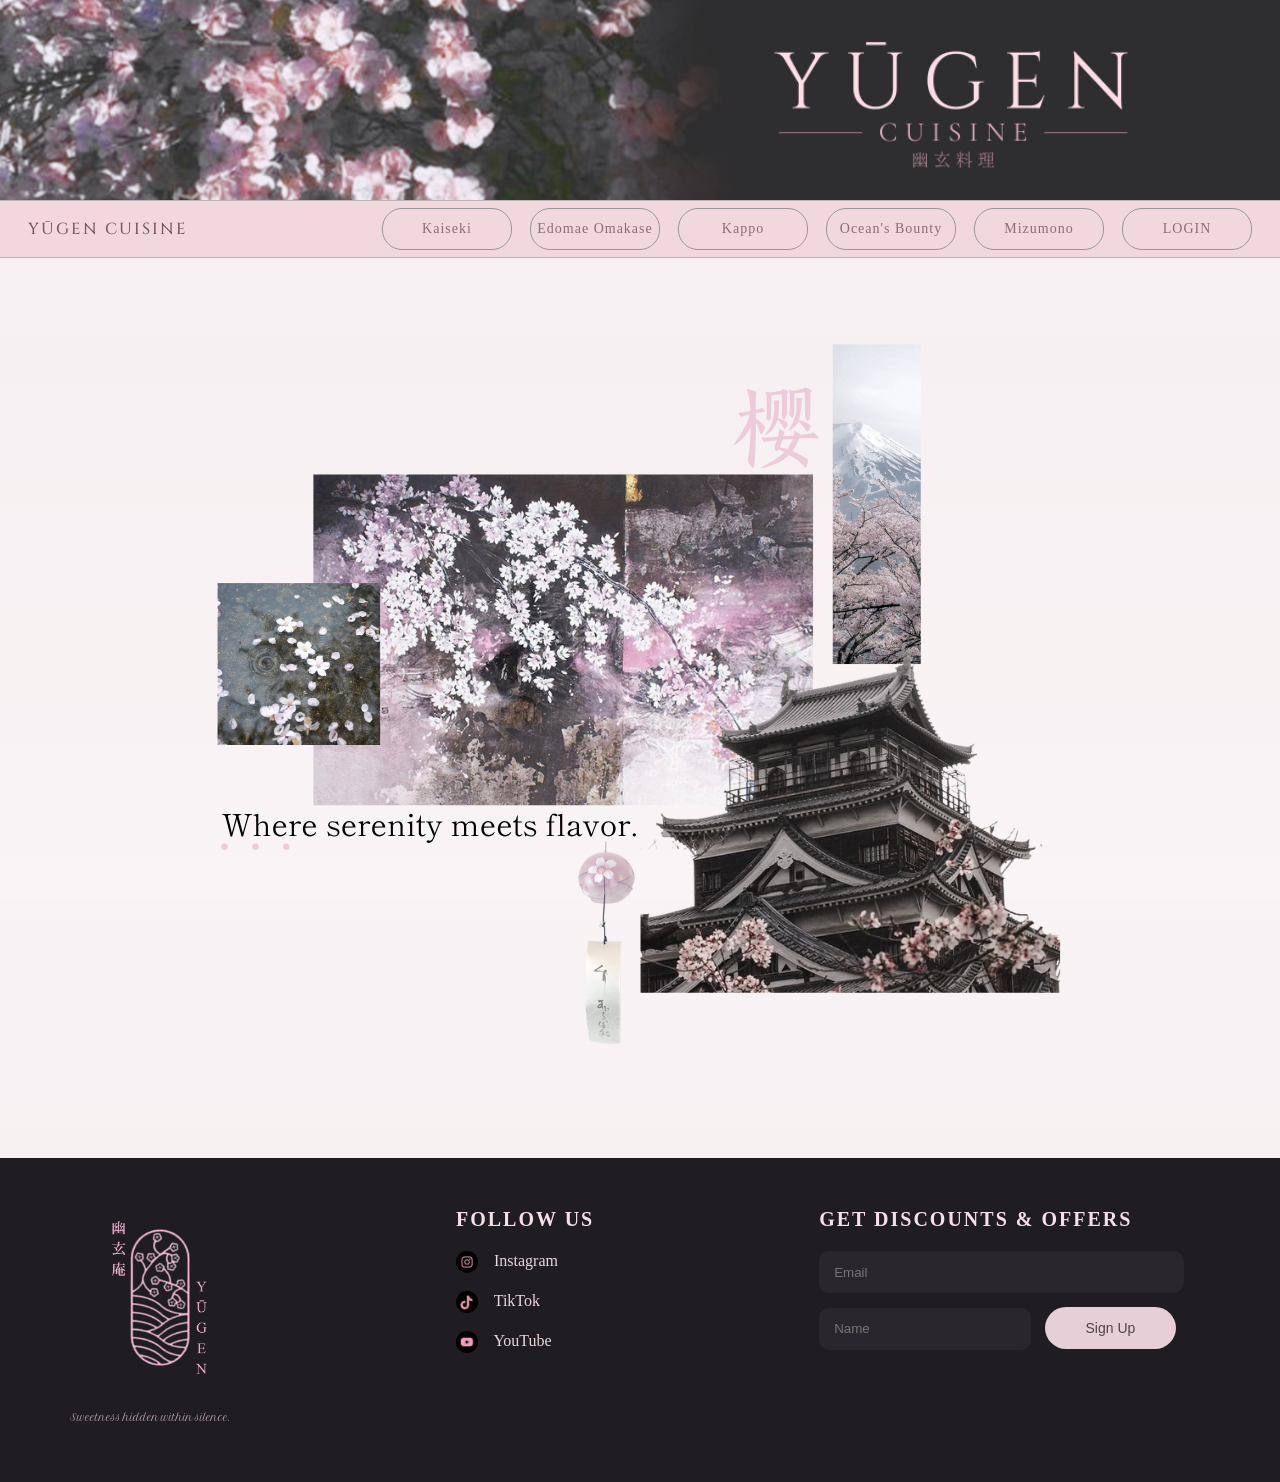
<file: index.html>
<html>
<head>
<link rel="stylesheet" href="project.css">
<script src="project.js"></script>
<link href="https://fonts.googleapis.com/css2?family=Sirivennela&display=swap" rel="stylesheet">
<link href="https://fonts.googleapis.com/css2?family=Cinzel:wght@400..900&display=swap" rel="stylesheet">
<title>Yūgen Cuisine</title>
</head>
<body>
<div class="header">
    <img src="header.png" class="header-image">
</div>
<nav class="menu-panel">
    <a href="index.html" class="logo-button">
        YŪGEN CUISINE
    </a>
    <div class="menu-buttons">
    <div class="dropdown">
        <a>Kaiseki</a>
        <div class="submenu">
            <a href="sakizuke.html">Sakizuke</a>
            <a href="mukozuke.html">Mukozuke</a>
        </div>
    </div>

    <div class="dropdown">
       <a>Edomae Omakase</a>
        <div class="submenu">
            <a href="nigiri.html">Nigiri Tokusen</a>
            <a href="temaki.html">Temaki & Makimono</a>
        </div>
    </div>

    <div class="dropdown">
        <a>Kappo</a>
        <div class="submenu">
            <a href="yakimono.html">Yakimono</a>
            <a href="wagyu.html">Wagyu Takumi</a>
        </div>
    </div>

    <div class="dropdown">
        <a>Ocean's Bounty</a>
        <div class="submenu">
            <a href="agemono.html">Agemono</a>
            <a href="mushimono.html">Mushimono</a>
        </div>
    </div>

    <div class="dropdown">
        <a>Mizumono</a>
        <div class="submenu">
            <a href="wagashi.html">Wagashi</a>
            <a href="gendai.html">Gendai Desserts</a>
        </div>
    </div>
	
	<a href="login.html" class="login-menu">
	LOGIN
    </a>
	</div>

</div>
</nav>
<div class="home-banner">
    <img src="moodboard.png" class="banner-image">
</div>
<footer class="footer">
    <div class="footer-left">
        <img src="logo.png" class="footer-logo">
        <p class="footer-motto">
            Sweetness hidden within silence.
        </p>
    </div>
    <div class="footer-middle">
        <h3>FOLLOW US</h3>
        <a href="https://www.instagram.com/oct.sine?igsh=OXk2ampiMXBvZTlm" target="_blank">
            <img src="instagram.jpg" class="social-icon">
            Instagram
        </a>
        <a href="https://tiktok.com" target="_blank">
            <img src="tiktok.jpg" class="social-icon">
            TikTok
        </a>
        <a href="https://www.youtube.com/@pinkmen5287" target="_blank">
            <img src="youtube.jpg" class="social-icon">
            YouTube
        </a>
    </div>
    <div class="footer-right">
        <h3>GET DISCOUNTS & OFFERS</h3>
        <input type="email" placeholder="Email" class="email-box">
        <div class="signup-row">
            <input type="text" placeholder="Name" class="name-box">
            <button class="signup-btn" onclick="signupMessage()">
                Sign Up
            </button>
        </div>
    </div>
</footer>
</body>
</html>
</file>
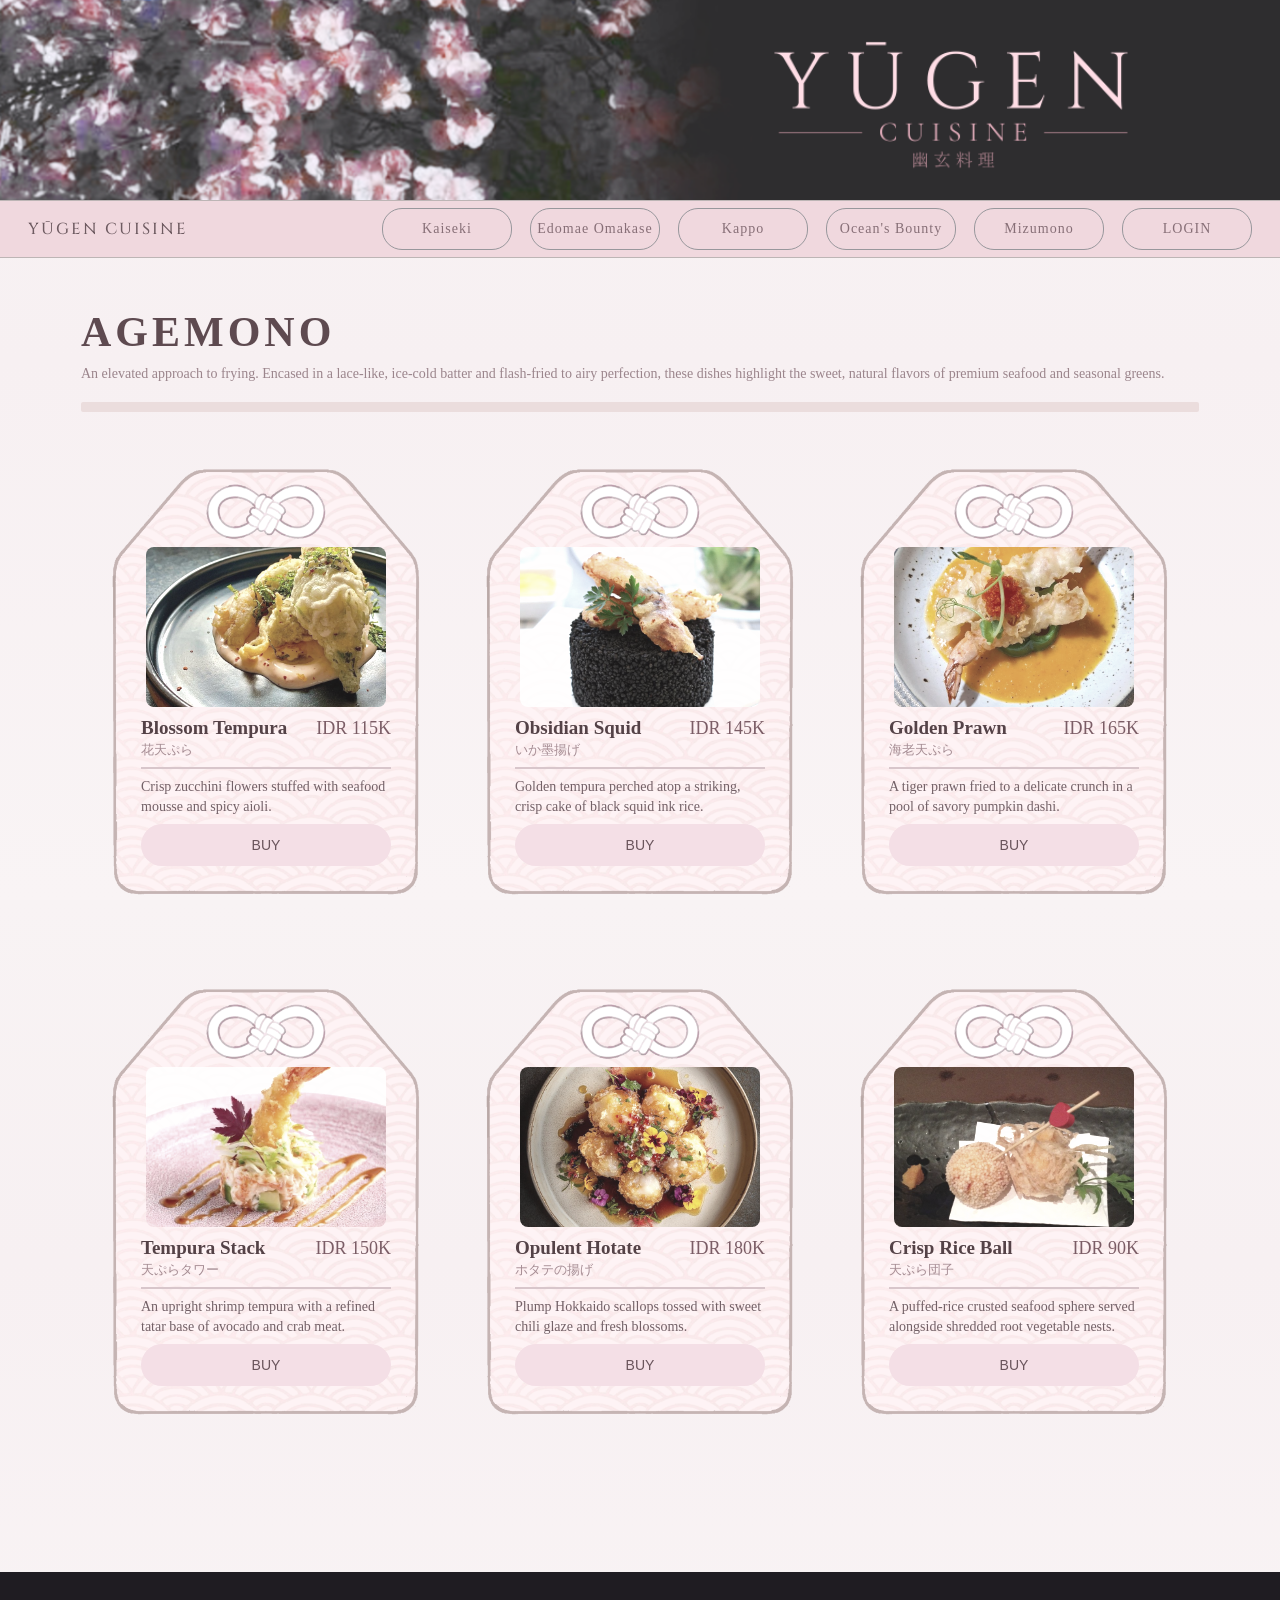
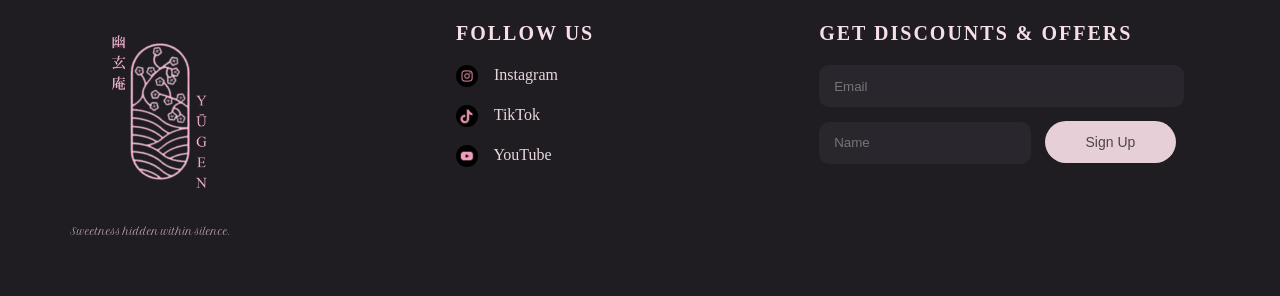
<file: agemono.html>
<html>
<head>
<link rel="stylesheet" href="project.css">
<script src="project.js"></script>
<link href="https://fonts.googleapis.com/css2?family=Sirivennela&display=swap" rel="stylesheet">
<link href="https://fonts.googleapis.com/css2?family=Cinzel:wght@400..900&display=swap" rel="stylesheet">
<title>Yūgen Cuisine</title>
</head>
<body>
<div class="header">
<img src="header.png" class="header-image">
</div>

<nav class="menu-panel">
    <a href="index.html" class="logo-button">
        YŪGEN CUISINE
    </a>
    <div class="menu-buttons">
    <div class="dropdown">
        <a>Kaiseki</a>
        <div class="submenu">
            <a href="sakizuke.html">Sakizuke</a>
            <a href="mukozuke.html">Mukozuke</a>
        </div>
    </div>

    <div class="dropdown">
       <a>Edomae Omakase</a>
        <div class="submenu">
            <a href="nigiri.html">Nigiri Tokusen</a>
            <a href="temaki.html">Temaki & Makimono</a>
        </div>
    </div>

    <div class="dropdown">
        <a>Kappo</a>
        <div class="submenu">
            <a href="yakimono.html">Yakimono</a>
            <a href="wagyu.html">Wagyu Takumi</a>
        </div>
    </div>

    <div class="dropdown">
        <a>Ocean's Bounty</a>
        <div class="submenu">
            <a href="agemono.html">Agemono</a>
            <a href="mushimono.html">Mushimono</a>
        </div>
    </div>

    <div class="dropdown">
        <a>Mizumono</a>
        <div class="submenu">
            <a href="wagashi.html">Wagashi</a>
            <a href="gendai.html">Gendai Desserts</a>
        </div>
    </div>
	
	<a href="login.html" class="login-menu">
	LOGIN
    </a>
	</div>
</nav>
<div class="page-title">
<h1>AGEMONO</h1>
<p>
An elevated approach to frying. Encased in a lace-like, ice-cold batter and flash-fried to airy perfection, these dishes highlight the sweet, natural flavors of premium seafood and seasonal greens.
</p>
<div class="title-line"></div>
</div>
<div class="food-wrapper">
    <div class="food-card">
        <img src="agemono1.jpg" class="food-image">
        <img src="omamori.png" class="omamori">
        <div class="food-info">
            <div class="food-header">
                <div>
                    <h2>Blossom Tempura</h2>
                    <p class="jp-name">花天ぷら</p>
                </div>
                <span class="price">IDR 115K</span>
            </div>
            <hr>
            <p class="description">
               Crisp zucchini flowers stuffed with seafood mousse and spicy aioli.
            </p>
            <button class="buy-btn" onclick="thanks()">
                BUY
            </button>
        </div>
    </div>
    <div class="food-card">
        <img src="agemono2.jpg" class="food-image">
        <img src="omamori.png" class="omamori">
        <div class="food-info">
            <div class="food-header">
                <div>
                    <h2>Obsidian Squid</h2>
                    <p class="jp-name">いか墨揚げ</p>
                </div>
                <span class="price">IDR 145K</span>
            </div>
            <hr>
            <p class="description">
               Golden tempura perched atop a striking, crisp cake of black squid ink rice.
            </p>
            <button class="buy-btn" onclick="thanks()">
                BUY
            </button>
        </div>
    </div>
    <div class="food-card">
        <img src="agemono3.jpg" class="food-image">
        <img src="omamori.png" class="omamori">
        <div class="food-info">
            <div class="food-header">

                <div>
                    <h2>Golden Prawn</h2>
                    <p class="jp-name">海老天ぷら</p>
                </div>

                <span class="price">IDR 165K</span>

            </div>
            <hr>
            <p class="description">
                A tiger prawn fried to a delicate crunch in a pool of savory pumpkin dashi.
            </p>
            <button class="buy-btn" onclick="thanks()">
                BUY
            </button>
        </div>
    </div>
    <div class="food-card">
        <img src="agemono4.jpg" class="food-image">
        <img src="omamori.png" class="omamori">
        <div class="food-info">
            <div class="food-header">

                <div>
                    <h2>Tempura Stack</h2>
                    <p class="jp-name">天ぷらタワー</p>
                </div>

                <span class="price">IDR 150K</span>

            </div>
            <hr>
            <p class="description">
                An upright shrimp tempura with a refined tatar base of avocado and crab meat.
            </p>
            <button class="buy-btn" onclick="thanks()">
                BUY
            </button>
        </div>
    </div>
    <div class="food-card">
        <img src="agemono5.jpg" class="food-image">
        <img src="omamori.png" class="omamori">
        <div class="food-info">
            <div class="food-header">

                <div>
                    <h2>Opulent Hotate</h2>
                    <p class="jp-name">ホタテの揚げ</p>
                </div>

                <span class="price">IDR 180K</span>

            </div>
            <hr>
            <p class="description">
                Plump Hokkaido scallops tossed with sweet chili glaze and fresh blossoms.
            </p>
            <button class="buy-btn" onclick="thanks()">
                BUY
            </button>
        </div>

    </div>
    <div class="food-card">
        <img src="agemono6.jpg" class="food-image">
        <img src="omamori.png" class="omamori">
        <div class="food-info">
            <div class="food-header">
                <div>
                    <h2>Crisp Rice Ball</h2>
                    <p class="jp-name">天ぷら団子</p>
                </div>

                <span class="price">IDR 90K</span>
            </div>
            <hr>
            <p class="description">
                A puffed-rice crusted seafood sphere served alongside shredded root vegetable nests.
            </p>
            <button class="buy-btn" onclick="thanks()">
                BUY
            </button>
        </div>
    </div>

</div>
</nav>
<footer class="footer">
    <div class="footer-left">
        <img src="logo.png" class="footer-logo">
        <p class="footer-motto">
            Sweetness hidden within silence.
        </p>
    </div>
    <div class="footer-middle">
        <h3>FOLLOW US</h3>
        <a href="https://www.instagram.com/oct.sine?igsh=OXk2ampiMXBvZTlm" target="_blank">
            <img src="instagram.jpg" class="social-icon">
            Instagram
        </a>
        <a href="https://tiktok.com" target="_blank">
            <img src="tiktok.jpg" class="social-icon">
            TikTok
        </a>
        <a href="https://www.youtube.com/@pinkmen5287" target="_blank">
            <img src="youtube.jpg" class="social-icon">
            YouTube
        </a>
    </div>
    <div class="footer-right">
        <h3>GET DISCOUNTS & OFFERS</h3>
        <input type="email" placeholder="Email" class="email-box">
        <div class="signup-row">
            <input type="text" placeholder="Name" class="name-box">
            <button class="signup-btn" onclick="signupMessage()">
                Sign Up
            </button>
        </div>
    </div>
</footer>
</body>
</html>
</file>
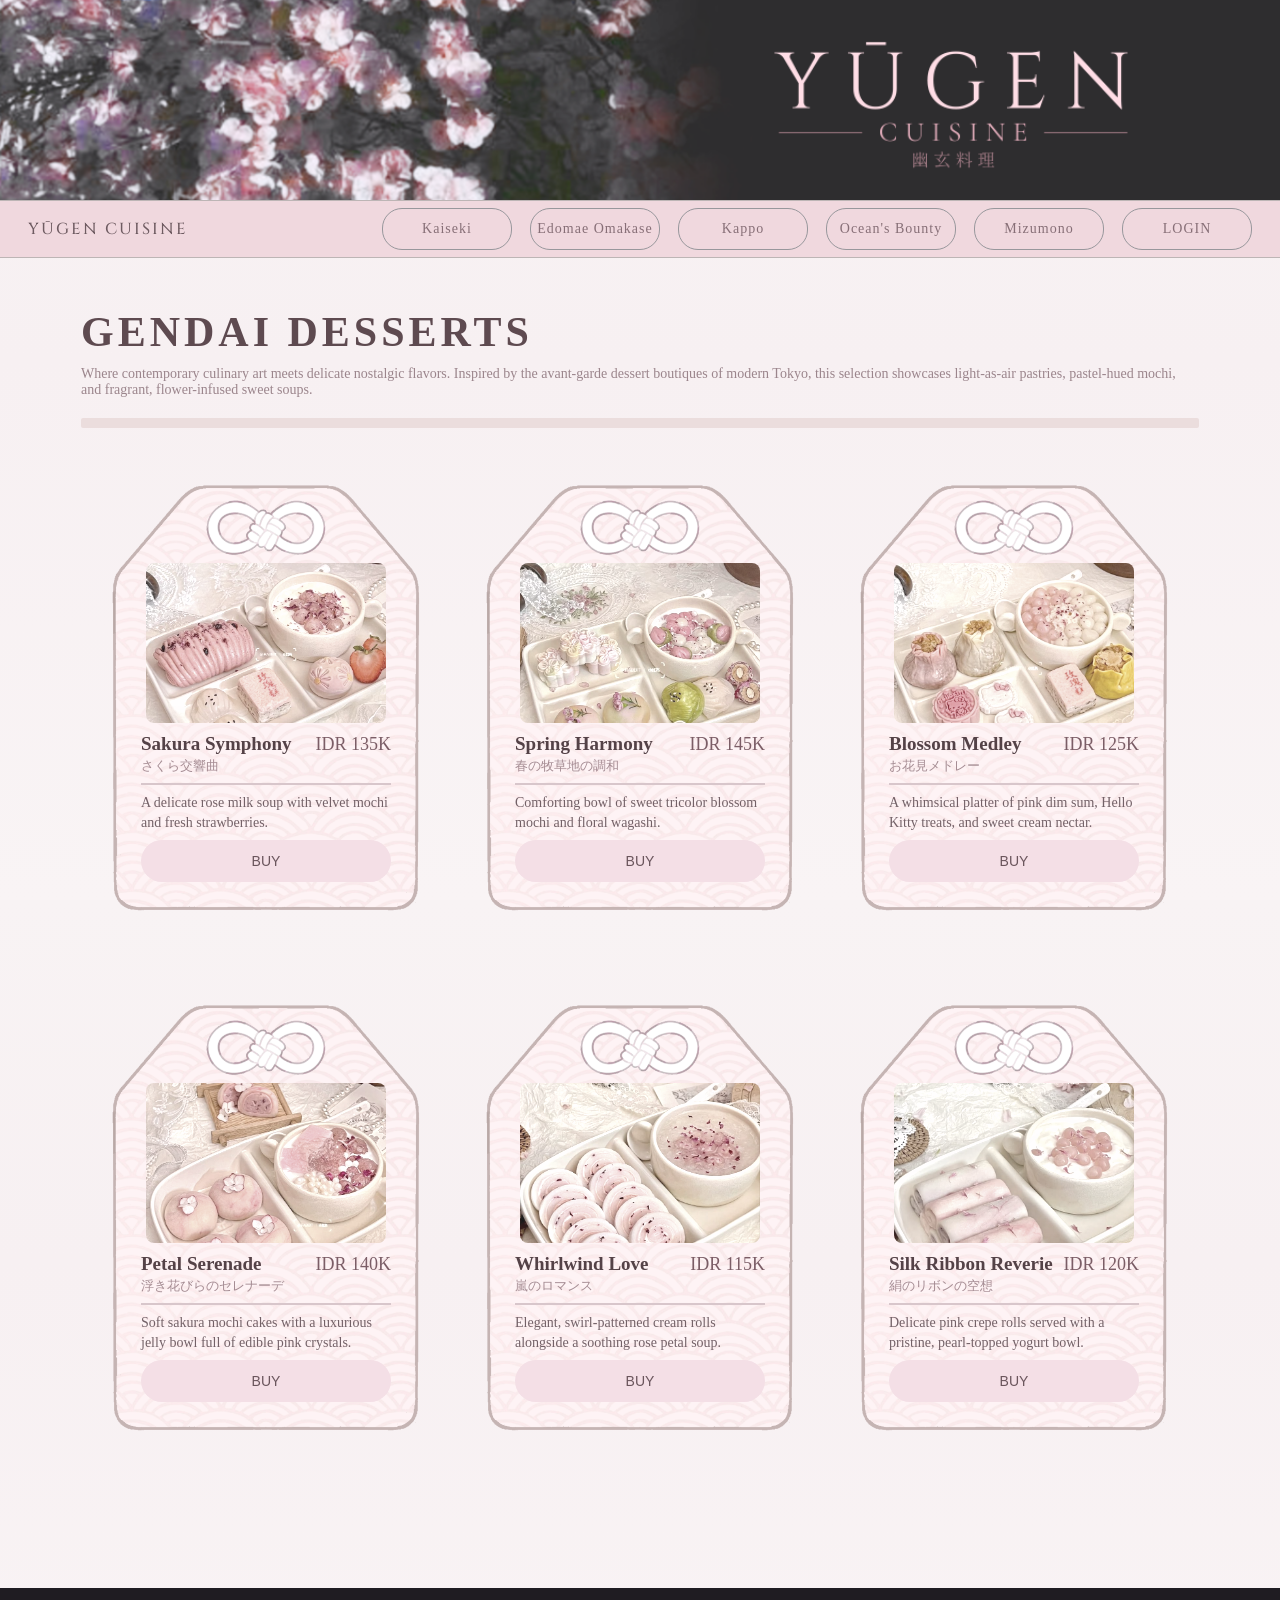
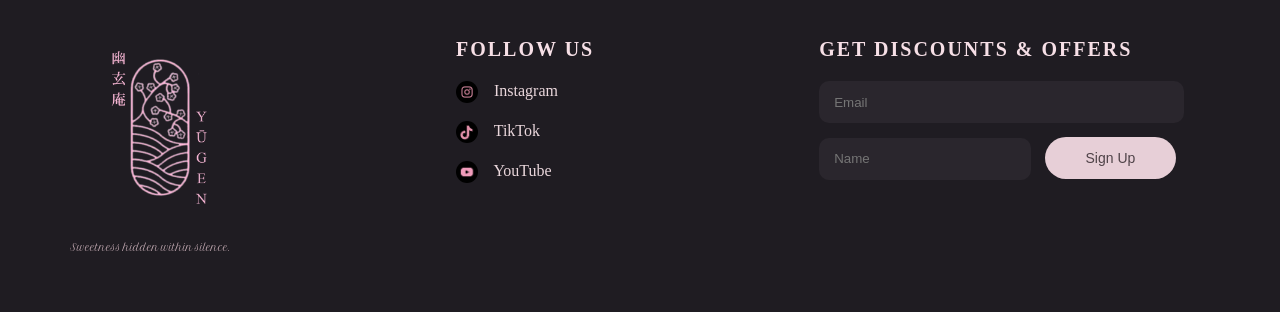
<file: gendai.html>
<html>
<head>
<link rel="stylesheet" href="project.css">
<script src="project.js"></script>
<link href="https://fonts.googleapis.com/css2?family=Sirivennela&display=swap" rel="stylesheet">
<link href="https://fonts.googleapis.com/css2?family=Cinzel:wght@400..900&display=swap" rel="stylesheet">
<title>Yūgen Cuisine</title>
</head>
<body>
<div class="header">
<img src="header.png" class="header-image">
</div>

<nav class="menu-panel">
    <a href="index.html" class="logo-button">
        YŪGEN CUISINE
    </a>
    <div class="menu-buttons">
    <div class="dropdown">
        <a>Kaiseki</a>
        <div class="submenu">
            <a href="sakizuke.html">Sakizuke</a>
            <a href="mukozuke.html">Mukozuke</a>
        </div>
    </div>

    <div class="dropdown">
       <a>Edomae Omakase</a>
        <div class="submenu">
            <a href="nigiri.html">Nigiri Tokusen</a>
            <a href="temaki.html">Temaki & Makimono</a>
        </div>
    </div>

    <div class="dropdown">
        <a>Kappo</a>
        <div class="submenu">
            <a href="yakimono.html">Yakimono</a>
            <a href="wagyu.html">Wagyu Takumi</a>
        </div>
    </div>

    <div class="dropdown">
        <a>Ocean's Bounty</a>
        <div class="submenu">
            <a href="agemono.html">Agemono</a>
            <a href="mushimono.html">Mushimono</a>
        </div>
    </div>

    <div class="dropdown">
        <a>Mizumono</a>
        <div class="submenu">
            <a href="wagashi.html">Wagashi</a>
            <a href="gendai.html">Gendai Desserts</a>
        </div>
    </div>
	
	<a href="login.html" class="login-menu">
	LOGIN
    </a>
	</div>
</nav>
<div class="page-title">
<h1>GENDAI DESSERTS</h1>
<p>
Where contemporary culinary art meets delicate nostalgic flavors. Inspired by the avant-garde dessert boutiques of modern Tokyo, this selection showcases light-as-air pastries, pastel-hued mochi, and fragrant, flower-infused sweet soups.
</p>
<div class="title-line"></div>
</div>
<div class="food-wrapper">
    <div class="food-card">
        <img src="gendai1.jpg" class="food-image">
        <img src="omamori.png" class="omamori">
        <div class="food-info">
            <div class="food-header">
                <div>
                    <h2>Sakura Symphony</h2>
                    <p class="jp-name">さくら交響曲</p>
                </div>
                <span class="price">IDR 135K</span>
            </div>
            <hr>
            <p class="description">
                A delicate rose milk soup with velvet mochi and fresh strawberries.
            </p>
            <button class="buy-btn" onclick="thanks()">
                BUY
            </button>
        </div>
    </div>
    <div class="food-card">
        <img src="gendai2.jpg" class="food-image">
        <img src="omamori.png" class="omamori">
        <div class="food-info">
            <div class="food-header">
                <div>
                    <h2>Spring Harmony</h2>
                    <p class="jp-name">春の牧草地の調和</p>
                </div>
                <span class="price">IDR 145K</span>
            </div>
            <hr>
            <p class="description">
                Comforting bowl of sweet tricolor blossom mochi and floral wagashi.
            </p>
            <button class="buy-btn" onclick="thanks()">
                BUY
            </button>
        </div>
    </div>
    <div class="food-card">
        <img src="gendai3.jpg" class="food-image">
        <img src="omamori.png" class="omamori">
        <div class="food-info">
            <div class="food-header">

                <div>
                    <h2>Blossom Medley</h2>
                    <p class="jp-name">お花見メドレー</p>
                </div>

                <span class="price">IDR 125K</span>

            </div>
            <hr>
            <p class="description">
                A whimsical platter of pink dim sum, Hello Kitty treats, and sweet cream nectar.
            </p>
            <button class="buy-btn" onclick="thanks()">
                BUY
            </button>
        </div>
    </div>
    <div class="food-card">
        <img src="gendai4.jpg" class="food-image">
        <img src="omamori.png" class="omamori">
        <div class="food-info">
            <div class="food-header">

                <div>
                    <h2>Petal Serenade</h2>
                    <p class="jp-name">浮き花びらのセレナーデ</p>
                </div>

                <span class="price">IDR 140K</span>

            </div>
            <hr>
            <p class="description">
                Soft sakura mochi cakes with a luxurious jelly bowl full of edible pink crystals.
            </p>
            <button class="buy-btn" onclick="thanks()">
                BUY
            </button>
        </div>
    </div>
    <div class="food-card">
        <img src="gendai5.jpg" class="food-image">
        <img src="omamori.png" class="omamori">
        <div class="food-info">
            <div class="food-header">

                <div>
                    <h2>Whirlwind Love</h2>
                    <p class="jp-name">嵐のロマンス</p>
                </div>

                <span class="price">IDR 115K</span>

            </div>
            <hr>
            <p class="description">
                Elegant, swirl-patterned cream rolls alongside a soothing rose petal soup.
            </p>
            <button class="buy-btn" onclick="thanks()">
                BUY
            </button>
        </div>

    </div>
    <div class="food-card">
        <img src="gendai6.jpg" class="food-image">
        <img src="omamori.png" class="omamori">
        <div class="food-info">
            <div class="food-header">
                <div>
                    <h2>Silk Ribbon Reverie</h2>
                    <p class="jp-name">絹のリボンの空想</p>
                </div>

                <span class="price">IDR 120K</span>
            </div>
            <hr>
            <p class="description">
                Delicate pink crepe rolls served with a pristine, pearl-topped yogurt bowl.
            </p>
            <button class="buy-btn" onclick="thanks()">
                BUY
            </button>
        </div>
    </div>

</div>
</nav>
<footer class="footer">
    <div class="footer-left">
        <img src="logo.png" class="footer-logo">
        <p class="footer-motto">
            Sweetness hidden within silence.
        </p>
    </div>
    <div class="footer-middle">
        <h3>FOLLOW US</h3>
        <a href="https://www.instagram.com/oct.sine?igsh=OXk2ampiMXBvZTlm" target="_blank">
            <img src="instagram.jpg" class="social-icon">
            Instagram
        </a>
        <a href="https://tiktok.com" target="_blank">
            <img src="tiktok.jpg" class="social-icon">
            TikTok
        </a>
        <a href="https://www.youtube.com/@pinkmen5287" target="_blank">
            <img src="youtube.jpg" class="social-icon">
            YouTube
        </a>
    </div>
    <div class="footer-right">
        <h3>GET DISCOUNTS & OFFERS</h3>
        <input type="email" placeholder="Email" class="email-box">
        <div class="signup-row">
            <input type="text" placeholder="Name" class="name-box">
            <button class="signup-btn" onclick="signupMessage()">
                Sign Up
            </button>
        </div>
    </div>
</footer>
</body>
</html>
</file>
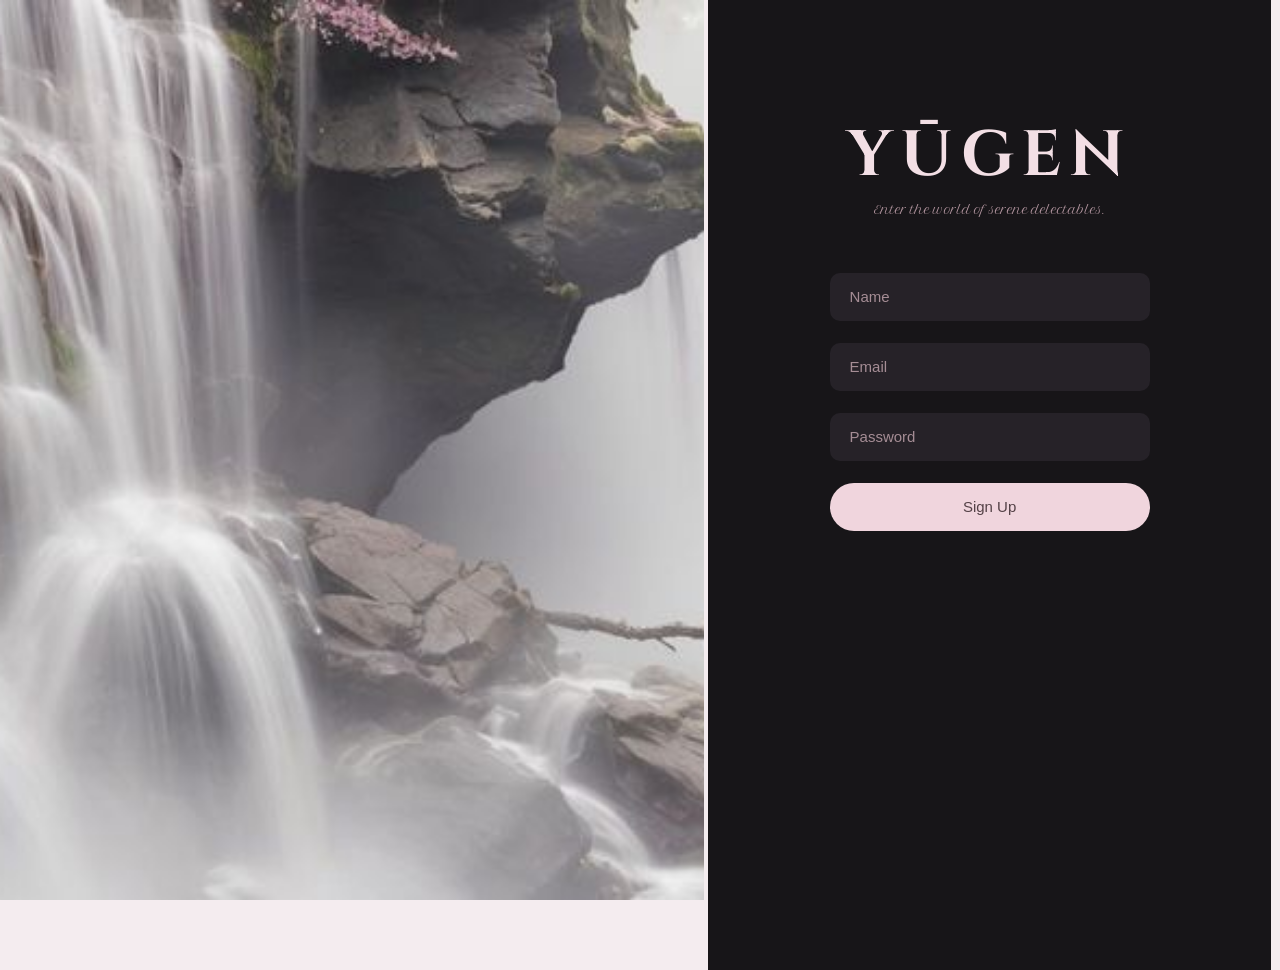
<file: login.html>
<html>
<head>
<link rel="stylesheet" href="login.css">
<link href="https://fonts.googleapis.com/css2?family=Sirivennela&display=swap" rel="stylesheet">
<link href="https://fonts.googleapis.com/css2?family=Cinzel:wght@400..900&display=swap" rel="stylesheet">
<title>YŪGEN LOGIN</title>
</head>
<body>
<div class="login-page">
    <div class="login-image">
        <img src="login.jpg">
    </div>

    <div class="login-box">
        <h1>YŪGEN</h1>
        <p class="login-subtitle">
            Enter the world of serene delectables.
        </p>
        <input type="text" placeholder="Name" class="login-input">
        <input type="email" placeholder="Email" class="login-input">
        <input type="password" placeholder="Password" class="login-input">
		
		<a href="index.html" class="login-link">
        <button class="login-btn">
            Sign Up
        </button>
		</a>
    </div>
</div>
</body>
</html>
</file>
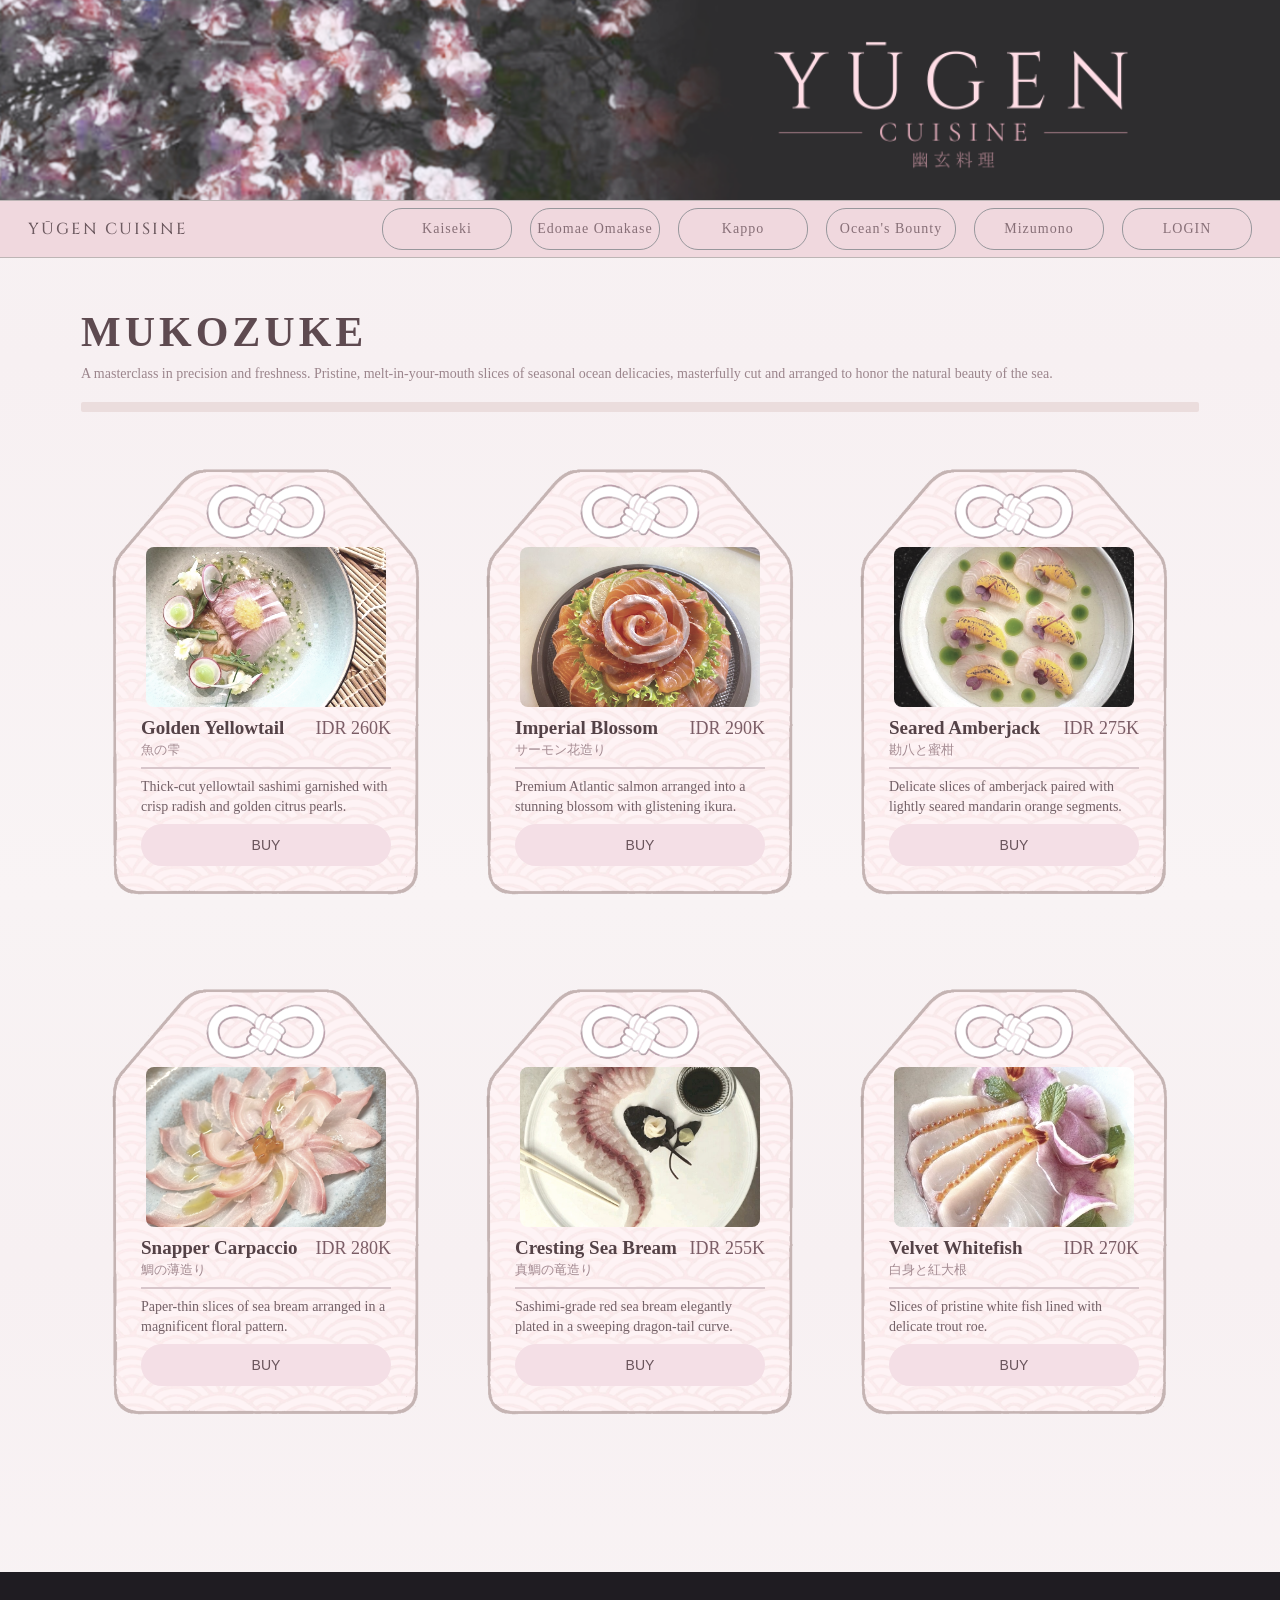
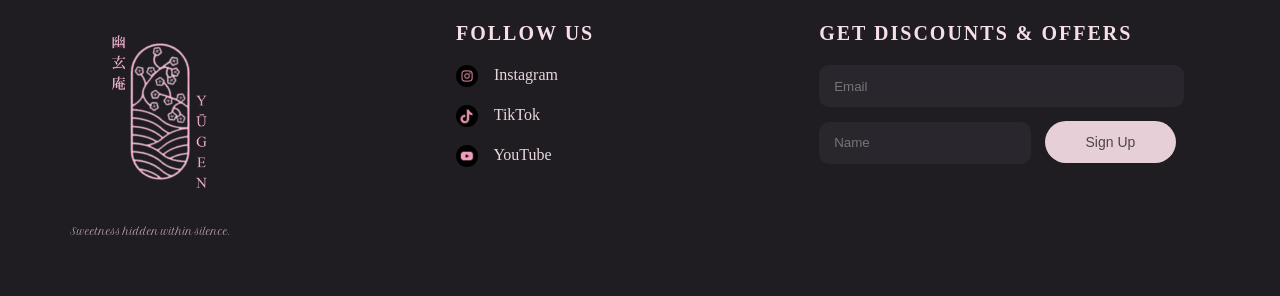
<file: mukozuke.html>
<html>
<head>
<link rel="stylesheet" href="project.css">
<script src="project.js"></script>
<link href="https://fonts.googleapis.com/css2?family=Sirivennela&display=swap" rel="stylesheet">
<link href="https://fonts.googleapis.com/css2?family=Cinzel:wght@400..900&display=swap" rel="stylesheet">
<title>Yūgen Cuisine</title>
</head>
<body>
<div class="header">
<img src="header.png" class="header-image">
</div>

<nav class="menu-panel">
    <a href="index.html" class="logo-button">
        YŪGEN CUISINE
    </a>
    <div class="menu-buttons">
    <div class="dropdown">
        <a>Kaiseki</a>
        <div class="submenu">
            <a href="sakizuke.html">Sakizuke</a>
            <a href="mukozuke.html">Mukozuke</a>
        </div>
    </div>

    <div class="dropdown">
       <a>Edomae Omakase</a>
        <div class="submenu">
            <a href="nigiri.html">Nigiri Tokusen</a>
            <a href="temaki.html">Temaki & Makimono</a>
        </div>
    </div>

    <div class="dropdown">
        <a>Kappo</a>
        <div class="submenu">
            <a href="yakimono.html">Yakimono</a>
            <a href="wagyu.html">Wagyu Takumi</a>
        </div>
    </div>

    <div class="dropdown">
        <a>Ocean's Bounty</a>
        <div class="submenu">
            <a href="agemono.html">Agemono</a>
            <a href="mushimono.html">Mushimono</a>
        </div>
    </div>

    <div class="dropdown">
        <a>Mizumono</a>
        <div class="submenu">
            <a href="wagashi.html">Wagashi</a>
            <a href="gendai.html">Gendai Desserts</a>
        </div>
    </div>
	
	<a href="login.html" class="login-menu">
	LOGIN
    </a>
	</div>
</nav>
<div class="page-title">
<h1>MUKOZUKE</h1>
<p>
A masterclass in precision and freshness. Pristine, melt-in-your-mouth slices of seasonal ocean delicacies, masterfully cut and arranged to honor the natural beauty of the sea.
</p>
<div class="title-line"></div>
</div>
<div class="food-wrapper">
    <div class="food-card">
        <img src="mukozuke1.jpg" class="food-image">
        <img src="omamori.png" class="omamori">
        <div class="food-info">
            <div class="food-header">
                <div>
                    <h2>Golden Yellowtail</h2>
                    <p class="jp-name">魚の雫</p>
                </div>
                <span class="price">IDR 260K</span>
            </div>
            <hr>
            <p class="description">
                Thick-cut yellowtail sashimi garnished with crisp radish and golden citrus pearls.
            </p>
            <button class="buy-btn" onclick="thanks()">
                BUY
            </button>
        </div>
    </div>
    <div class="food-card">
        <img src="mukozuke2.jpg" class="food-image">
        <img src="omamori.png" class="omamori">
        <div class="food-info">
            <div class="food-header">
                <div>
                    <h2>Imperial Blossom</h2>
                    <p class="jp-name">サーモン花造り</p>
                </div>
                <span class="price">IDR 290K</span>
            </div>
            <hr>
            <p class="description">
                Premium Atlantic salmon arranged into a stunning blossom with glistening ikura.
            </p>
            <button class="buy-btn" onclick="thanks()">
                BUY
            </button>
        </div>
    </div>
    <div class="food-card">
        <img src="mukozuke3.jpg" class="food-image">
        <img src="omamori.png" class="omamori">
        <div class="food-info">
            <div class="food-header">

                <div>
                    <h2>Seared Amberjack</h2>
                    <p class="jp-name">勘八と蜜柑</p>
                </div>

                <span class="price">IDR 275K</span>

            </div>
            <hr>
            <p class="description">
                Delicate slices of amberjack paired with lightly seared mandarin orange segments.
            </p>
            <button class="buy-btn" onclick="thanks()">
                BUY
            </button>
        </div>
    </div>
    <div class="food-card">
        <img src="mukozuke4.jpg" class="food-image">
        <img src="omamori.png" class="omamori">
        <div class="food-info">
            <div class="food-header">

                <div>
                    <h2>Snapper Carpaccio</h2>
                    <p class="jp-name">鯛の薄造り</p>
                </div>

                <span class="price">IDR 280K</span>

            </div>
            <hr>
            <p class="description">
                Paper-thin slices of sea bream arranged in a magnificent floral pattern.
            </p>
            <button class="buy-btn" onclick="thanks()">
                BUY
            </button>
        </div>
    </div>
    <div class="food-card">
        <img src="mukozuke5.jpg" class="food-image">
        <img src="omamori.png" class="omamori">
        <div class="food-info">
            <div class="food-header">

                <div>
                    <h2>Cresting Sea Bream</h2>
                    <p class="jp-name">真鯛の竜造り</p>
                </div>

                <span class="price">IDR 255K</span>

            </div>
            <hr>
            <p class="description">
                Sashimi-grade red sea bream elegantly plated in a sweeping dragon-tail curve.
            </p>
            <button class="buy-btn" onclick="thanks()">
                BUY
            </button>
        </div>

    </div>
    <div class="food-card">
        <img src="mukozuke6.jpg" class="food-image">
        <img src="omamori.png" class="omamori">
        <div class="food-info">
            <div class="food-header">
                <div>
                    <h2>Velvet Whitefish</h2>
                    <p class="jp-name">白身と紅大根</p>
                </div>

                <span class="price">IDR 270K</span>
            </div>
            <hr>
            <p class="description">
                Slices of pristine white fish lined with delicate trout roe.
            </p>
            <button class="buy-btn" onclick="thanks()">
                BUY
            </button>
        </div>
    </div>

</div>
</nav>
<footer class="footer">
    <div class="footer-left">
        <img src="logo.png" class="footer-logo">
        <p class="footer-motto">
            Sweetness hidden within silence.
        </p>
    </div>
    <div class="footer-middle">
        <h3>FOLLOW US</h3>
        <a href="https://www.instagram.com/oct.sine?igsh=OXk2ampiMXBvZTlm" target="_blank">
            <img src="instagram.jpg" class="social-icon">
            Instagram
        </a>
        <a href="https://tiktok.com" target="_blank">
            <img src="tiktok.jpg" class="social-icon">
            TikTok
        </a>
        <a href="https://www.youtube.com/@pinkmen5287" target="_blank">
            <img src="youtube.jpg" class="social-icon">
            YouTube
        </a>
    </div>
    <div class="footer-right">
        <h3>GET DISCOUNTS & OFFERS</h3>
        <input type="email" placeholder="Email" class="email-box">
        <div class="signup-row">
            <input type="text" placeholder="Name" class="name-box">
            <button class="signup-btn" onclick="signupMessage()">
                Sign Up
            </button>
        </div>
    </div>
</footer>
</body>
</html>
</file>
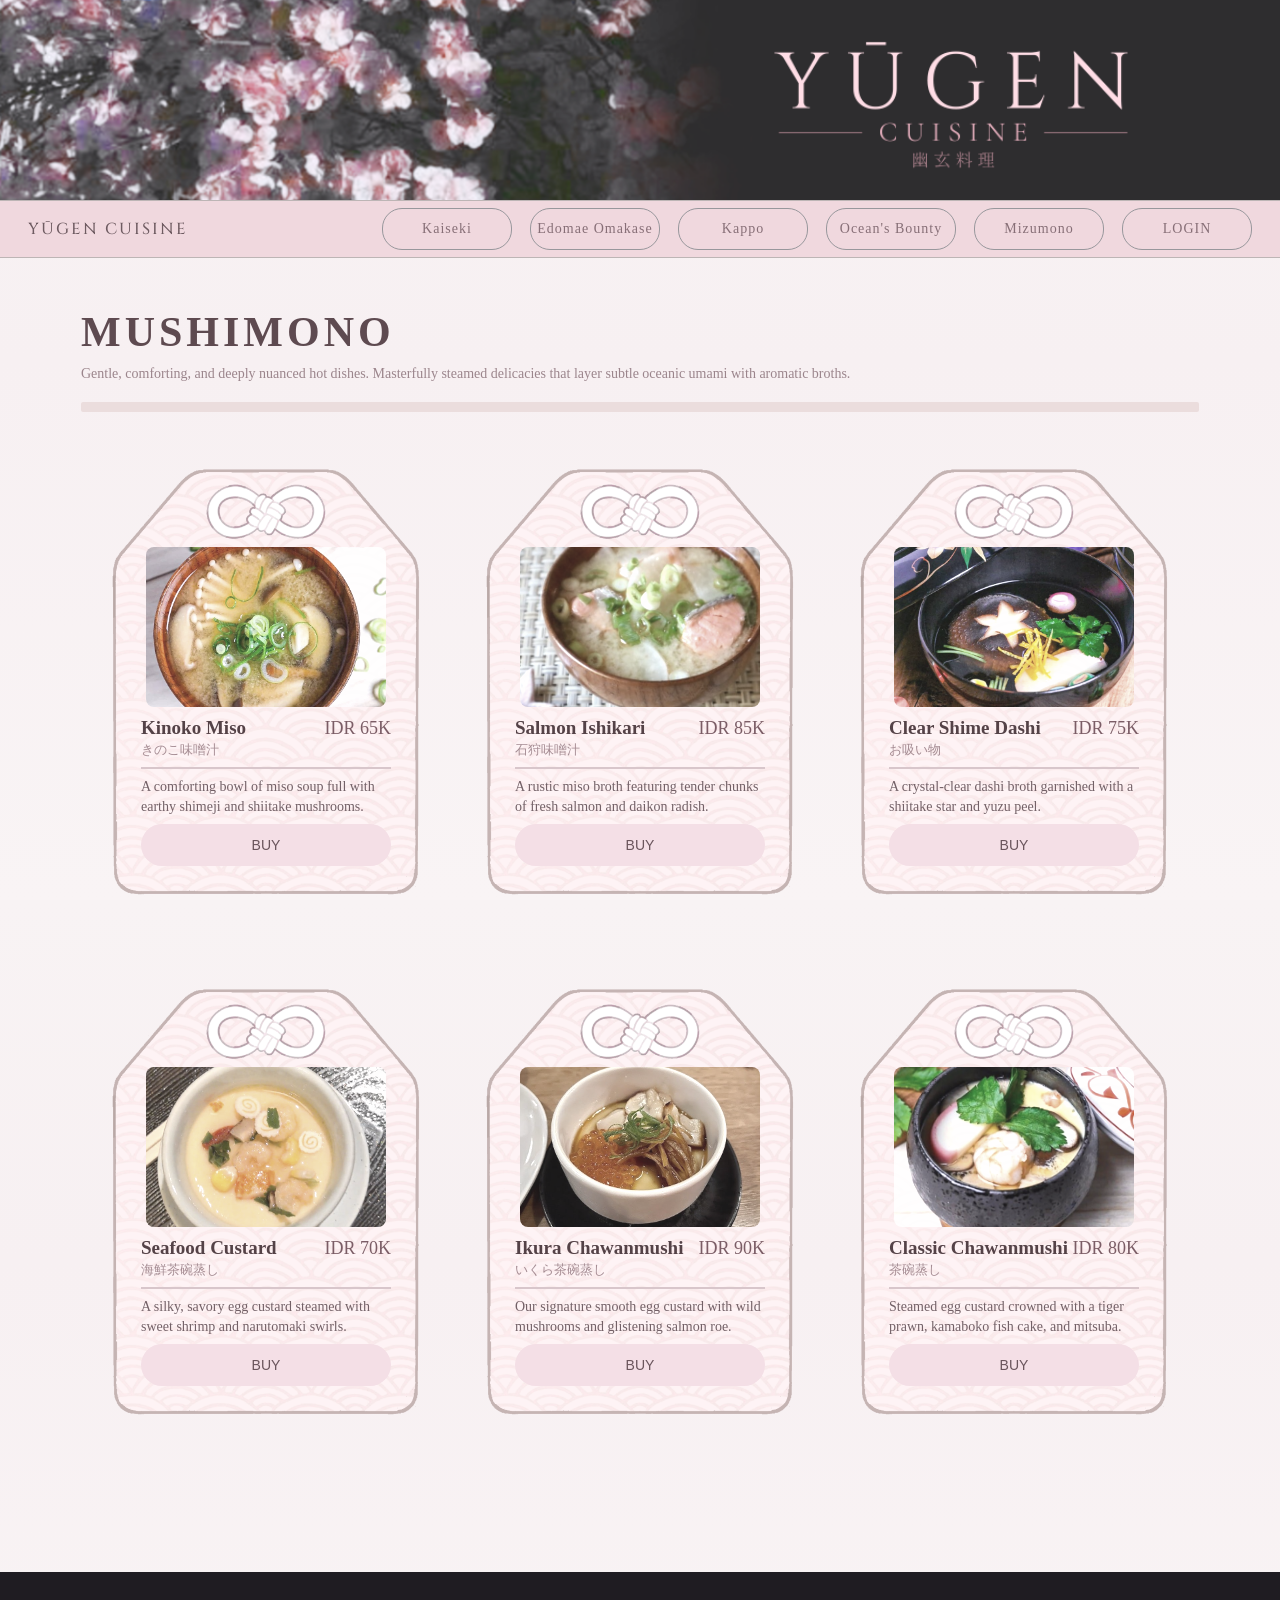
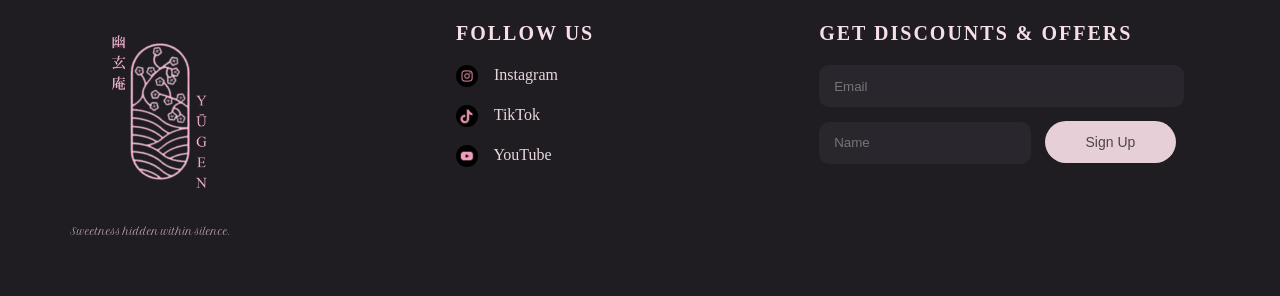
<file: mushimono.html>
<html>
<head>
<link rel="stylesheet" href="project.css">
<script src="project.js"></script>
<link href="https://fonts.googleapis.com/css2?family=Sirivennela&display=swap" rel="stylesheet">
<link href="https://fonts.googleapis.com/css2?family=Cinzel:wght@400..900&display=swap" rel="stylesheet">
<title>Yūgen Cuisine</title>
</head>
<body>
<div class="header">
<img src="header.png" class="header-image">
</div>

<nav class="menu-panel">
    <a href="index.html" class="logo-button">
        YŪGEN CUISINE
    </a>
    <div class="menu-buttons">
    <div class="dropdown">
        <a>Kaiseki</a>
        <div class="submenu">
            <a href="sakizuke.html">Sakizuke</a>
            <a href="mukozuke.html">Mukozuke</a>
        </div>
    </div>

    <div class="dropdown">
       <a>Edomae Omakase</a>
        <div class="submenu">
            <a href="nigiri.html">Nigiri Tokusen</a>
            <a href="temaki.html">Temaki & Makimono</a>
        </div>
    </div>

    <div class="dropdown">
        <a>Kappo</a>
        <div class="submenu">
            <a href="yakimono.html">Yakimono</a>
            <a href="wagyu.html">Wagyu Takumi</a>
        </div>
    </div>

    <div class="dropdown">
        <a>Ocean's Bounty</a>
        <div class="submenu">
            <a href="agemono.html">Agemono</a>
            <a href="mushimono.html">Mushimono</a>
        </div>
    </div>

    <div class="dropdown">
        <a>Mizumono</a>
        <div class="submenu">
            <a href="wagashi.html">Wagashi</a>
            <a href="gendai.html">Gendai Desserts</a>
        </div>
    </div>
	
	<a href="login.html" class="login-menu">
	LOGIN
    </a>
	</div>
</nav>
<div class="page-title">
<h1>MUSHIMONO</h1>
<p>
Gentle, comforting, and deeply nuanced hot dishes. Masterfully steamed delicacies that layer subtle oceanic umami with aromatic broths.
</p>
<div class="title-line"></div>
</div>
<div class="food-wrapper">
    <div class="food-card">
        <img src="mushimono1.jpg" class="food-image">
        <img src="omamori.png" class="omamori">
        <div class="food-info">
            <div class="food-header">
                <div>
                    <h2>Kinoko Miso</h2>
                    <p class="jp-name">きのこ味噌汁</p>
                </div>
                <span class="price">IDR 65K</span>
            </div>
            <hr>
            <p class="description">
               A comforting bowl of miso soup full with earthy shimeji and shiitake mushrooms.
            </p>
            <button class="buy-btn" onclick="thanks()">
                BUY
            </button>
        </div>
    </div>
    <div class="food-card">
        <img src="mushimono2.jpg" class="food-image">
        <img src="omamori.png" class="omamori">
        <div class="food-info">
            <div class="food-header">
                <div>
                    <h2>Salmon Ishikari</h2>
                    <p class="jp-name">石狩味噌汁</p>
                </div>
                <span class="price">IDR 85K</span>
            </div>
            <hr>
            <p class="description">
               A rustic miso broth featuring tender chunks of fresh salmon and daikon radish.
            </p>
            <button class="buy-btn" onclick="thanks()">
                BUY
            </button>
        </div>
    </div>
    <div class="food-card">
        <img src="mushimono3.jpg" class="food-image">
        <img src="omamori.png" class="omamori">
        <div class="food-info">
            <div class="food-header">

                <div>
                    <h2>Clear Shime Dashi</h2>
                    <p class="jp-name">お吸い物</p>
                </div>

                <span class="price">IDR 75K</span>

            </div>
            <hr>
            <p class="description">
                A crystal-clear dashi broth garnished with a shiitake star and yuzu peel.
            </p>
            <button class="buy-btn" onclick="thanks()">
                BUY
            </button>
        </div>
    </div>
    <div class="food-card">
        <img src="mushimono4.jpg" class="food-image">
        <img src="omamori.png" class="omamori">
        <div class="food-info">
            <div class="food-header">

                <div>
                    <h2>Seafood Custard</h2>
                    <p class="jp-name">海鮮茶碗蒸し</p>
                </div>

                <span class="price">IDR 70K</span>

            </div>
            <hr>
            <p class="description">
                A silky, savory egg custard steamed with sweet shrimp and narutomaki swirls.
            </p>
            <button class="buy-btn" onclick="thanks()">
                BUY
            </button>
        </div>
    </div>
    <div class="food-card">
        <img src="mushimono5.jpg" class="food-image">
        <img src="omamori.png" class="omamori">
        <div class="food-info">
            <div class="food-header">

                <div>
                    <h2>Ikura Chawanmushi</h2>
                    <p class="jp-name">いくら茶碗蒸し</p>
                </div>

                <span class="price">IDR 90K</span>

            </div>
            <hr>
            <p class="description">
                Our signature smooth egg custard with wild mushrooms and glistening salmon roe.
            </p>
            <button class="buy-btn" onclick="thanks()">
                BUY
            </button>
        </div>

    </div>
    <div class="food-card">
        <img src="mushimono6.jpg" class="food-image">
        <img src="omamori.png" class="omamori">
        <div class="food-info">
            <div class="food-header">
                <div>
                    <h2>Classic Chawanmushi</h2>
                    <p class="jp-name">茶碗蒸し</p>
                </div>

                <span class="price">IDR 80K</span>
            </div>
            <hr>
            <p class="description">
                Steamed egg custard crowned with a tiger prawn, kamaboko fish cake, and mitsuba.
            </p>
            <button class="buy-btn" onclick="thanks()">
                BUY
            </button>
        </div>
    </div>

</div>
</nav>
<footer class="footer">
    <div class="footer-left">
        <img src="logo.png" class="footer-logo">
        <p class="footer-motto">
            Sweetness hidden within silence.
        </p>
    </div>
    <div class="footer-middle">
        <h3>FOLLOW US</h3>
        <a href="https://www.instagram.com/oct.sine?igsh=OXk2ampiMXBvZTlm" target="_blank">
            <img src="instagram.jpg" class="social-icon">
            Instagram
        </a>
        <a href="https://tiktok.com" target="_blank">
            <img src="tiktok.jpg" class="social-icon">
            TikTok
        </a>
        <a href="https://www.youtube.com/@pinkmen5287" target="_blank">
            <img src="youtube.jpg" class="social-icon">
            YouTube
        </a>
    </div>
    <div class="footer-right">
        <h3>GET DISCOUNTS & OFFERS</h3>
        <input type="email" placeholder="Email" class="email-box">
        <div class="signup-row">
            <input type="text" placeholder="Name" class="name-box">
            <button class="signup-btn" onclick="signupMessage()">
                Sign Up
            </button>
        </div>
    </div>
</footer>
</body>
</html>
</file>
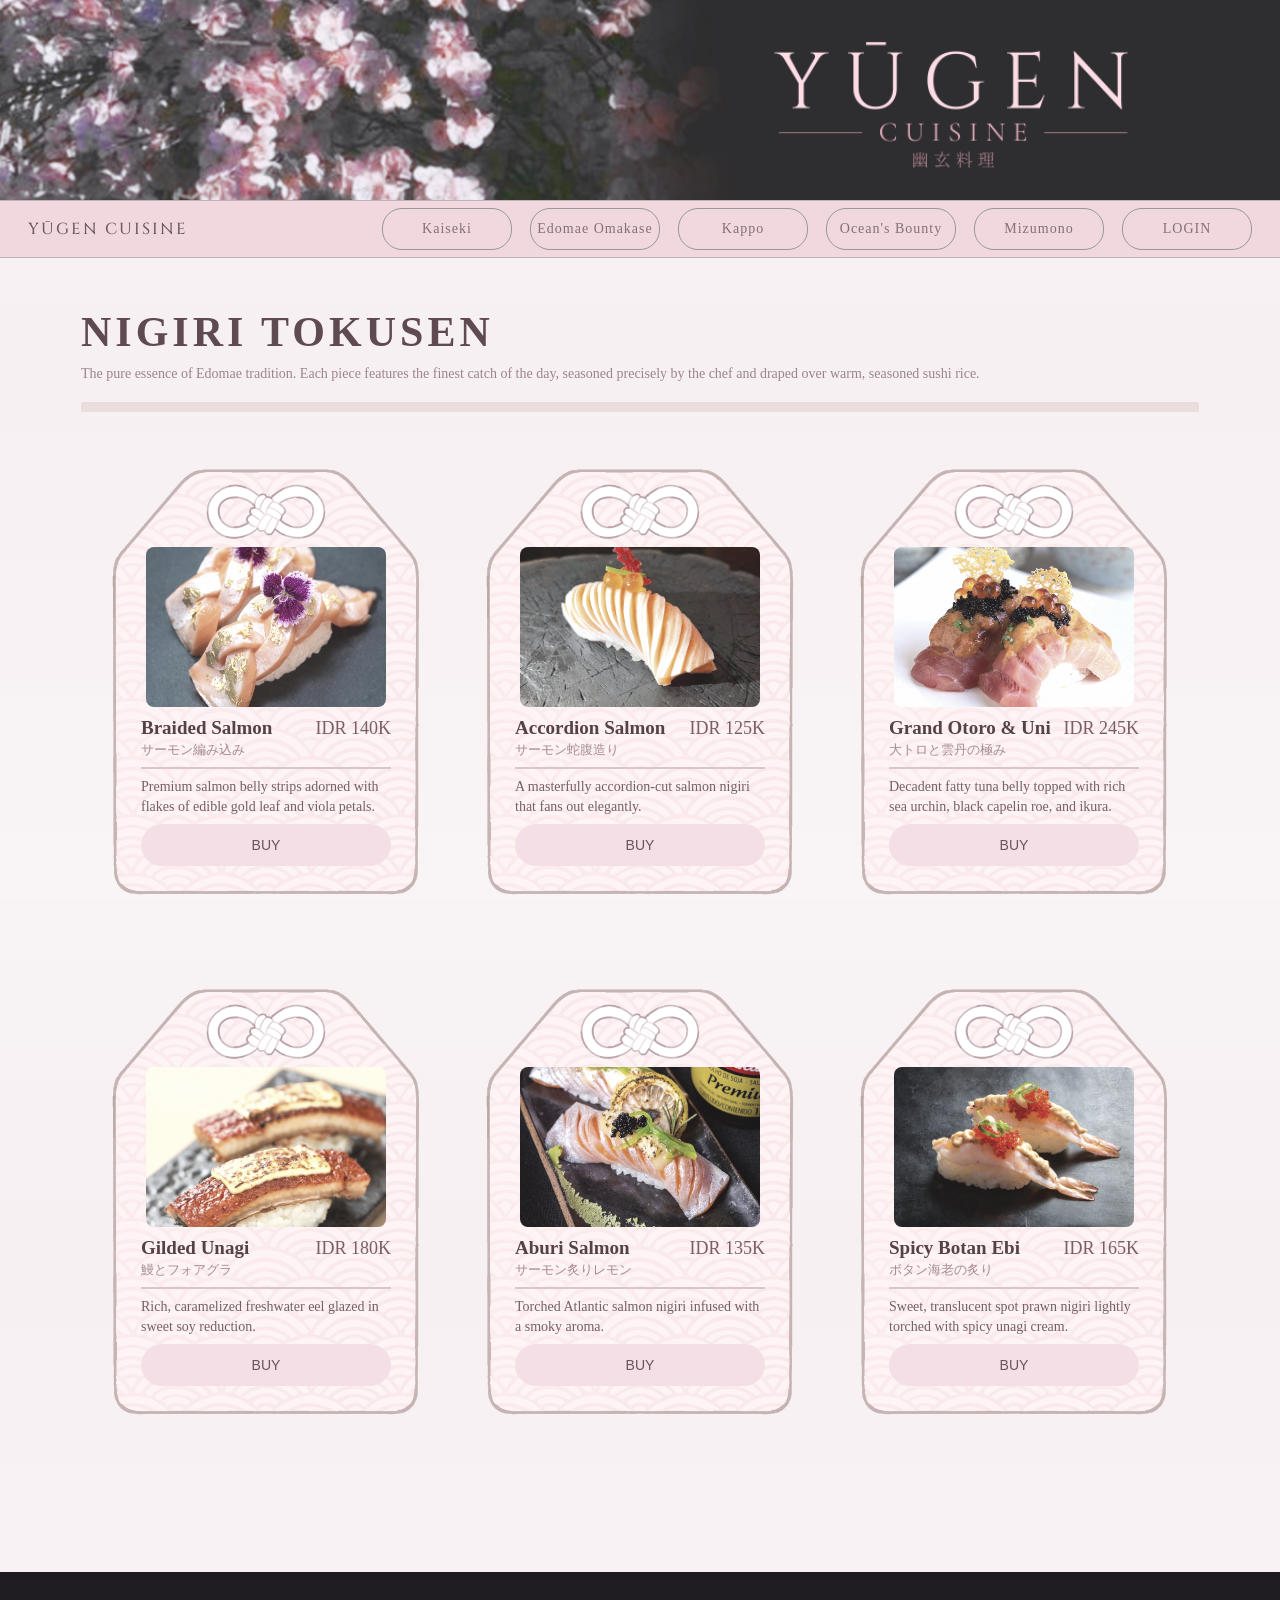
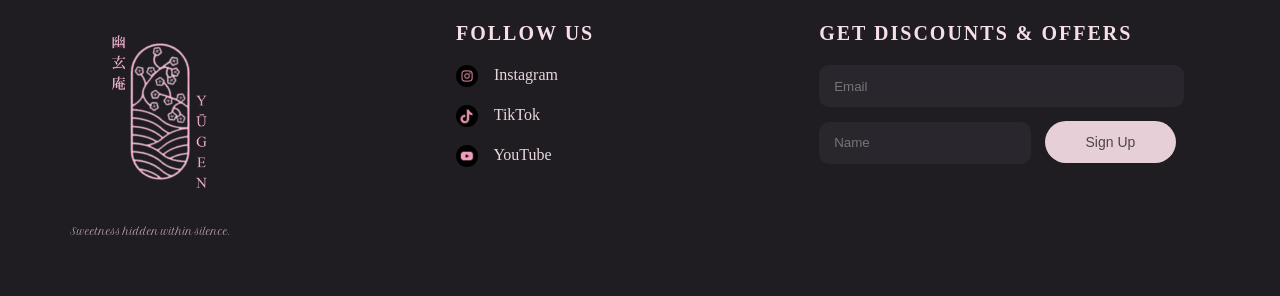
<file: nigiri.html>
<html>
<head>
<link rel="stylesheet" href="project.css">
<script src="project.js"></script>
<link href="https://fonts.googleapis.com/css2?family=Sirivennela&display=swap" rel="stylesheet">
<link href="https://fonts.googleapis.com/css2?family=Cinzel:wght@400..900&display=swap" rel="stylesheet">
<title>Yūgen Cuisine</title>
</head>
<body>
<div class="header">
<img src="header.png" class="header-image">
</div>

<nav class="menu-panel">
    <a href="index.html" class="logo-button">
        YŪGEN CUISINE
    </a>
    <div class="menu-buttons">
    <div class="dropdown">
        <a>Kaiseki</a>
        <div class="submenu">
            <a href="sakizuke.html">Sakizuke</a>
            <a href="mukozuke.html">Mukozuke</a>
        </div>
    </div>

    <div class="dropdown">
       <a>Edomae Omakase</a>
        <div class="submenu">
            <a href="nigiri.html">Nigiri Tokusen</a>
            <a href="temaki.html">Temaki & Makimono</a>
        </div>
    </div>

    <div class="dropdown">
        <a>Kappo</a>
        <div class="submenu">
            <a href="yakimono.html">Yakimono</a>
            <a href="wagyu.html">Wagyu Takumi</a>
        </div>
    </div>

    <div class="dropdown">
        <a>Ocean's Bounty</a>
        <div class="submenu">
            <a href="agemono.html">Agemono</a>
            <a href="mushimono.html">Mushimono</a>
        </div>
    </div>

    <div class="dropdown">
        <a>Mizumono</a>
        <div class="submenu">
            <a href="wagashi.html">Wagashi</a>
            <a href="gendai.html">Gendai Desserts</a>
        </div>
    </div>
	
	<a href="login.html" class="login-menu">
	LOGIN
    </a>
	</div>
</nav>
<div class="page-title">
<h1>NIGIRI TOKUSEN</h1>
<p>
The pure essence of Edomae tradition. Each piece features the finest catch of the day, seasoned precisely by the chef and draped over warm, seasoned sushi rice.
</p>
<div class="title-line"></div>
</div>
<div class="food-wrapper">
    <div class="food-card">
        <img src="nigiri1.jpg" class="food-image">
        <img src="omamori.png" class="omamori">
        <div class="food-info">
            <div class="food-header">
                <div>
                    <h2>Braided Salmon</h2>
                    <p class="jp-name">サーモン編み込み</p>
                </div>
                <span class="price">IDR 140K</span>
            </div>
            <hr>
            <p class="description">
                Premium salmon belly strips adorned with flakes of edible gold leaf and viola petals.
            </p>
            <button class="buy-btn" onclick="thanks()">
                BUY
            </button>
        </div>
    </div>
    <div class="food-card">
        <img src="nigiri2.jpg" class="food-image">
        <img src="omamori.png" class="omamori">
        <div class="food-info">
            <div class="food-header">
                <div>
                    <h2>Accordion Salmon</h2>
                    <p class="jp-name">サーモン蛇腹造り</p>
                </div>
                <span class="price">IDR 125K</span>
            </div>
            <hr>
            <p class="description">
                A masterfully accordion-cut salmon nigiri that fans out elegantly.
            </p>
            <button class="buy-btn" onclick="thanks()">
                BUY
            </button>
        </div>
    </div>
    <div class="food-card">
        <img src="nigiri3.jpg" class="food-image">
        <img src="omamori.png" class="omamori">
        <div class="food-info">
            <div class="food-header">

                <div>
                    <h2>Grand Otoro & Uni</h2>
                    <p class="jp-name">大トロと雲丹の極み</p>
                </div>

                <span class="price">IDR 245K</span>

            </div>
            <hr>
            <p class="description">
               Decadent fatty tuna belly topped with rich sea urchin, black capelin roe, and ikura.
            </p>
            <button class="buy-btn" onclick="thanks()">
                BUY
            </button>
        </div>
    </div>
    <div class="food-card">
        <img src="nigiri4.jpg" class="food-image">
        <img src="omamori.png" class="omamori">
        <div class="food-info">
            <div class="food-header">

                <div>
                    <h2>Gilded Unagi</h2>
                    <p class="jp-name">鰻とフォアグラ</p>
                </div>

                <span class="price">IDR 180K</span>

            </div>
            <hr>
            <p class="description">
               Rich, caramelized freshwater eel glazed in sweet soy reduction.
            </p>
            <button class="buy-btn" onclick="thanks()">
                BUY
            </button>
        </div>
    </div>
    <div class="food-card">
        <img src="nigiri5.jpg" class="food-image">
        <img src="omamori.png" class="omamori">
        <div class="food-info">
            <div class="food-header">

                <div>
                    <h2>Aburi Salmon</h2>
                    <p class="jp-name">サーモン炙りレモン</p>
                </div>

                <span class="price">IDR 135K</span>

            </div>
            <hr>
            <p class="description">
                Torched Atlantic salmon nigiri infused with a smoky aroma.
            </p>
            <button class="buy-btn" onclick="thanks()">
                BUY
            </button>
        </div>

    </div>
    <div class="food-card">
        <img src="nigiri6.jpg" class="food-image">
        <img src="omamori.png" class="omamori">
        <div class="food-info">
            <div class="food-header">
                <div>
                    <h2>Spicy Botan Ebi</h2>
                    <p class="jp-name">ボタン海老の炙り</p>
                </div>

                <span class="price">IDR 165K</span>
            </div>
            <hr>
            <p class="description">
                Sweet, translucent spot prawn nigiri lightly torched with spicy unagi cream.
            </p>
            <button class="buy-btn" onclick="thanks()">
                BUY
            </button>
        </div>
    </div>

</div>
</nav>
<footer class="footer">
    <div class="footer-left">
        <img src="logo.png" class="footer-logo">
        <p class="footer-motto">
            Sweetness hidden within silence.
        </p>
    </div>
    <div class="footer-middle">
        <h3>FOLLOW US</h3>
        <a href="https://www.instagram.com/oct.sine?igsh=OXk2ampiMXBvZTlm" target="_blank">
            <img src="instagram.jpg" class="social-icon">
            Instagram
        </a>
        <a href="https://tiktok.com" target="_blank">
            <img src="tiktok.jpg" class="social-icon">
            TikTok
        </a>
        <a href="https://www.youtube.com/@pinkmen5287" target="_blank">
            <img src="youtube.jpg" class="social-icon">
            YouTube
        </a>
    </div>
    <div class="footer-right">
        <h3>GET DISCOUNTS & OFFERS</h3>
        <input type="email" placeholder="Email" class="email-box">
        <div class="signup-row">
            <input type="text" placeholder="Name" class="name-box">
            <button class="signup-btn" onclick="signupMessage()">
                Sign Up
            </button>
        </div>
    </div>
</footer>
</body>
</html>
</file>
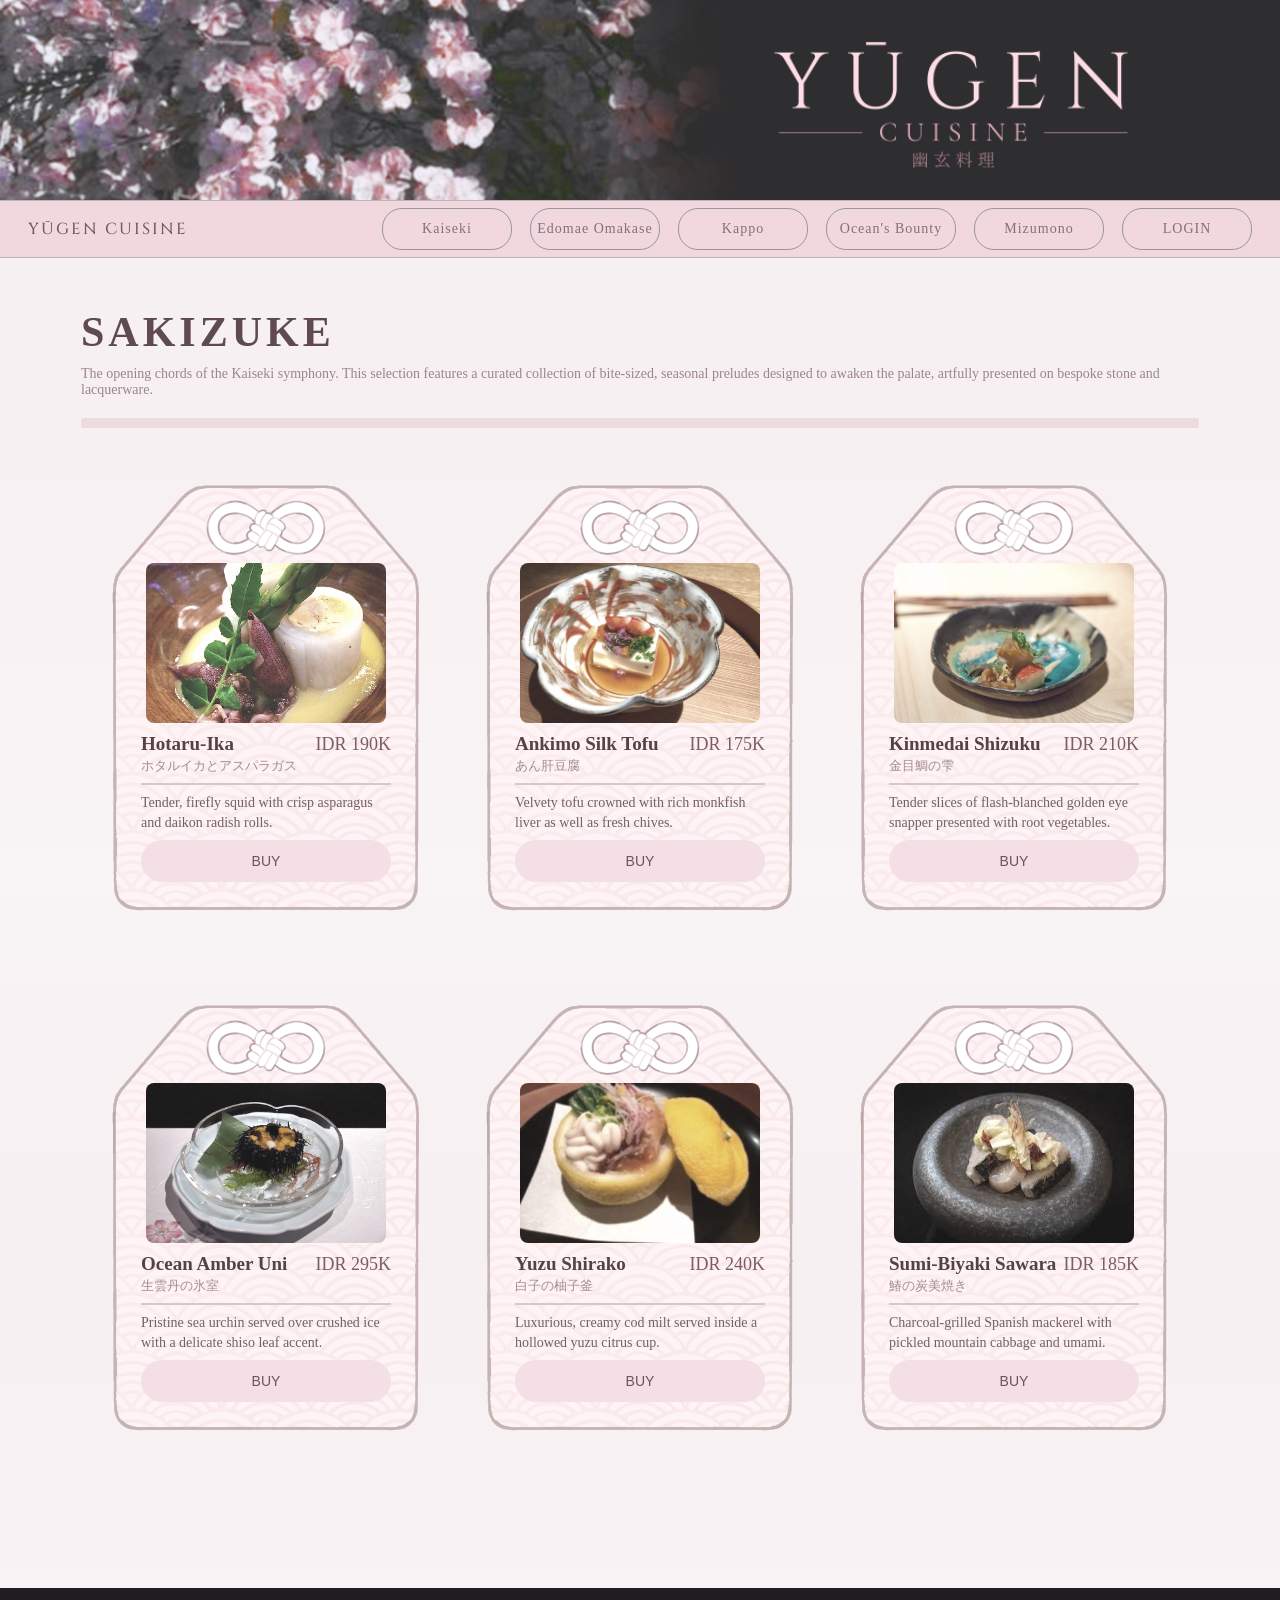
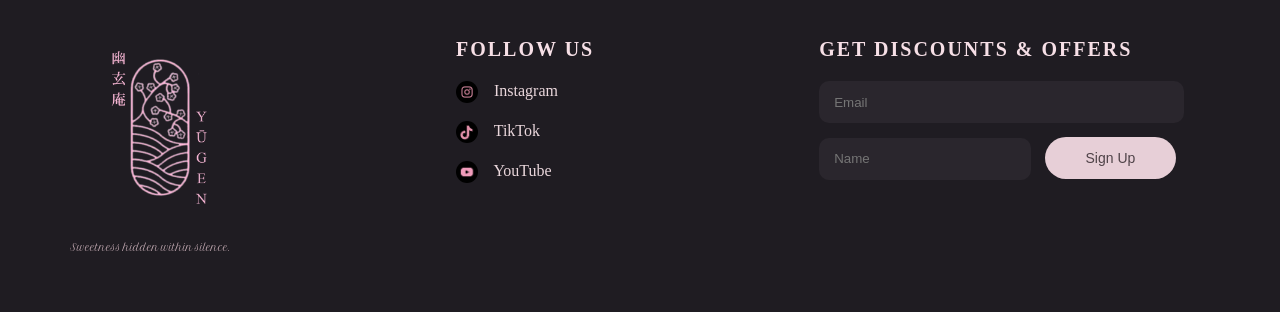
<file: sakizuke.html>
<html>
<head>
<link rel="stylesheet" href="project.css">
<script src="project.js"></script>
<link href="https://fonts.googleapis.com/css2?family=Sirivennela&display=swap" rel="stylesheet">
<link href="https://fonts.googleapis.com/css2?family=Cinzel:wght@400..900&display=swap" rel="stylesheet">
<title>Yūgen Cuisine</title>
</head>
<body>
<div class="header">
<img src="header.png" class="header-image">
</div>

<nav class="menu-panel">
    <a href="index.html" class="logo-button">
        YŪGEN CUISINE
    </a>
    <div class="menu-buttons">
    <div class="dropdown">
        <a>Kaiseki</a>
        <div class="submenu">
            <a href="sakizuke.html">Sakizuke</a>
            <a href="mukozuke.html">Mukozuke</a>
        </div>
    </div>

    <div class="dropdown">
       <a>Edomae Omakase</a>
        <div class="submenu">
            <a href="nigiri.html">Nigiri Tokusen</a>
            <a href="temaki.html">Temaki & Makimono</a>
        </div>
    </div>

    <div class="dropdown">
        <a>Kappo</a>
        <div class="submenu">
            <a href="yakimono.html">Yakimono</a>
            <a href="wagyu.html">Wagyu Takumi</a>
        </div>
    </div>

    <div class="dropdown">
        <a>Ocean's Bounty</a>
        <div class="submenu">
            <a href="agemono.html">Agemono</a>
            <a href="mushimono.html">Mushimono</a>
        </div>
    </div>

    <div class="dropdown">
        <a>Mizumono</a>
        <div class="submenu">
            <a href="wagashi.html">Wagashi</a>
            <a href="gendai.html">Gendai Desserts</a>
        </div>
    </div>
	
	<a href="login.html" class="login-menu">
	LOGIN
    </a>
	</div>
</nav>
<div class="page-title">
<h1>SAKIZUKE</h1>
<p>
The opening chords of the Kaiseki symphony. This selection features a curated collection of bite-sized, seasonal preludes designed to awaken the palate, artfully presented on bespoke stone and lacquerware.
</p>
<div class="title-line"></div>
</div>
<div class="food-wrapper">
    <div class="food-card">
        <img src="sakizuke1.jpg" class="food-image">
        <img src="omamori.png" class="omamori">
        <div class="food-info">
            <div class="food-header">
                <div>
                    <h2>Hotaru-Ika</h2>
                    <p class="jp-name">ホタルイカとアスパラガス</p>
                </div>
                <span class="price">IDR 190K</span>
            </div>
            <hr>
            <p class="description">
                Tender, firefly squid with crisp asparagus and daikon radish rolls.
            </p>
            <button class="buy-btn" onclick="thanks()">
                BUY
            </button>
        </div>
    </div>
    <div class="food-card">
        <img src="sakizuke2.jpg" class="food-image">
        <img src="omamori.png" class="omamori">
        <div class="food-info">
            <div class="food-header">
                <div>
                    <h2>Ankimo Silk Tofu</h2>
                    <p class="jp-name">あん肝豆腐</p>
                </div>
                <span class="price">IDR 175K</span>
            </div>
            <hr>
            <p class="description">
                Velvety tofu crowned with rich monkfish liver as well as fresh chives. 
            </p>
            <button class="buy-btn" onclick="thanks()">
                BUY
            </button>
        </div>
    </div>
    <div class="food-card">
        <img src="sakizuke3.jpg" class="food-image">
        <img src="omamori.png" class="omamori">
        <div class="food-info">
            <div class="food-header">

                <div>
                    <h2>Kinmedai Shizuku</h2>
                    <p class="jp-name">金目鯛の雫</p>
                </div>

                <span class="price">IDR 210K</span>

            </div>
            <hr>
            <p class="description">
                Tender slices of flash-blanched golden eye snapper presented with root vegetables.
            </p>
            <button class="buy-btn" onclick="thanks()">
                BUY
            </button>
        </div>
    </div>
    <div class="food-card">
        <img src="sakizuke4.jpg" class="food-image">
        <img src="omamori.png" class="omamori">
        <div class="food-info">
            <div class="food-header">

                <div>
                    <h2>Ocean Amber Uni</h2>
                    <p class="jp-name">生雲丹の氷室</p>
                </div>

                <span class="price">IDR 295K</span>

            </div>
            <hr>
            <p class="description">
                Pristine sea urchin served over crushed ice with a delicate shiso leaf accent.
            </p>
            <button class="buy-btn" onclick="thanks()">
                BUY
            </button>
        </div>
    </div>
    <div class="food-card">
        <img src="sakizuke5.jpg" class="food-image">
        <img src="omamori.png" class="omamori">
        <div class="food-info">
            <div class="food-header">

                <div>
                    <h2>Yuzu Shirako</h2>
                    <p class="jp-name">白子の柚子釜</p>
                </div>

                <span class="price">IDR 240K</span>

            </div>
            <hr>
            <p class="description">
                Luxurious, creamy cod milt served inside a hollowed yuzu citrus cup.
            </p>
            <button class="buy-btn" onclick="thanks()">
                BUY
            </button>
        </div>

    </div>
    <div class="food-card">
        <img src="sakizuke6.jpg" class="food-image">
        <img src="omamori.png" class="omamori">
        <div class="food-info">
            <div class="food-header">
                <div>
                    <h2>Sumi-Biyaki Sawara</h2>
                    <p class="jp-name">鰆の炭美焼き</p>
                </div>

                <span class="price">IDR 185K</span>
            </div>
            <hr>
            <p class="description">
                Charcoal-grilled Spanish mackerel with pickled mountain cabbage and umami.
            </p>
            <button class="buy-btn" onclick="thanks()">
                BUY
            </button>
        </div>
    </div>

</div>
</nav>
<footer class="footer">
    <div class="footer-left">
        <img src="logo.png" class="footer-logo">
        <p class="footer-motto">
            Sweetness hidden within silence.
        </p>
    </div>
    <div class="footer-middle">
        <h3>FOLLOW US</h3>
        <a href="https://www.instagram.com/oct.sine?igsh=OXk2ampiMXBvZTlm" target="_blank">
            <img src="instagram.jpg" class="social-icon">
            Instagram
        </a>
        <a href="https://tiktok.com" target="_blank">
            <img src="tiktok.jpg" class="social-icon">
            TikTok
        </a>
        <a href="https://www.youtube.com/@pinkmen5287" target="_blank">
            <img src="youtube.jpg" class="social-icon">
            YouTube
        </a>
    </div>
    <div class="footer-right">
        <h3>GET DISCOUNTS & OFFERS</h3>
        <input type="email" placeholder="Email" class="email-box">
        <div class="signup-row">
            <input type="text" placeholder="Name" class="name-box">
            <button class="signup-btn" onclick="signupMessage()">
                Sign Up
            </button>
        </div>
    </div>
</footer>
</body>
</html>
</file>
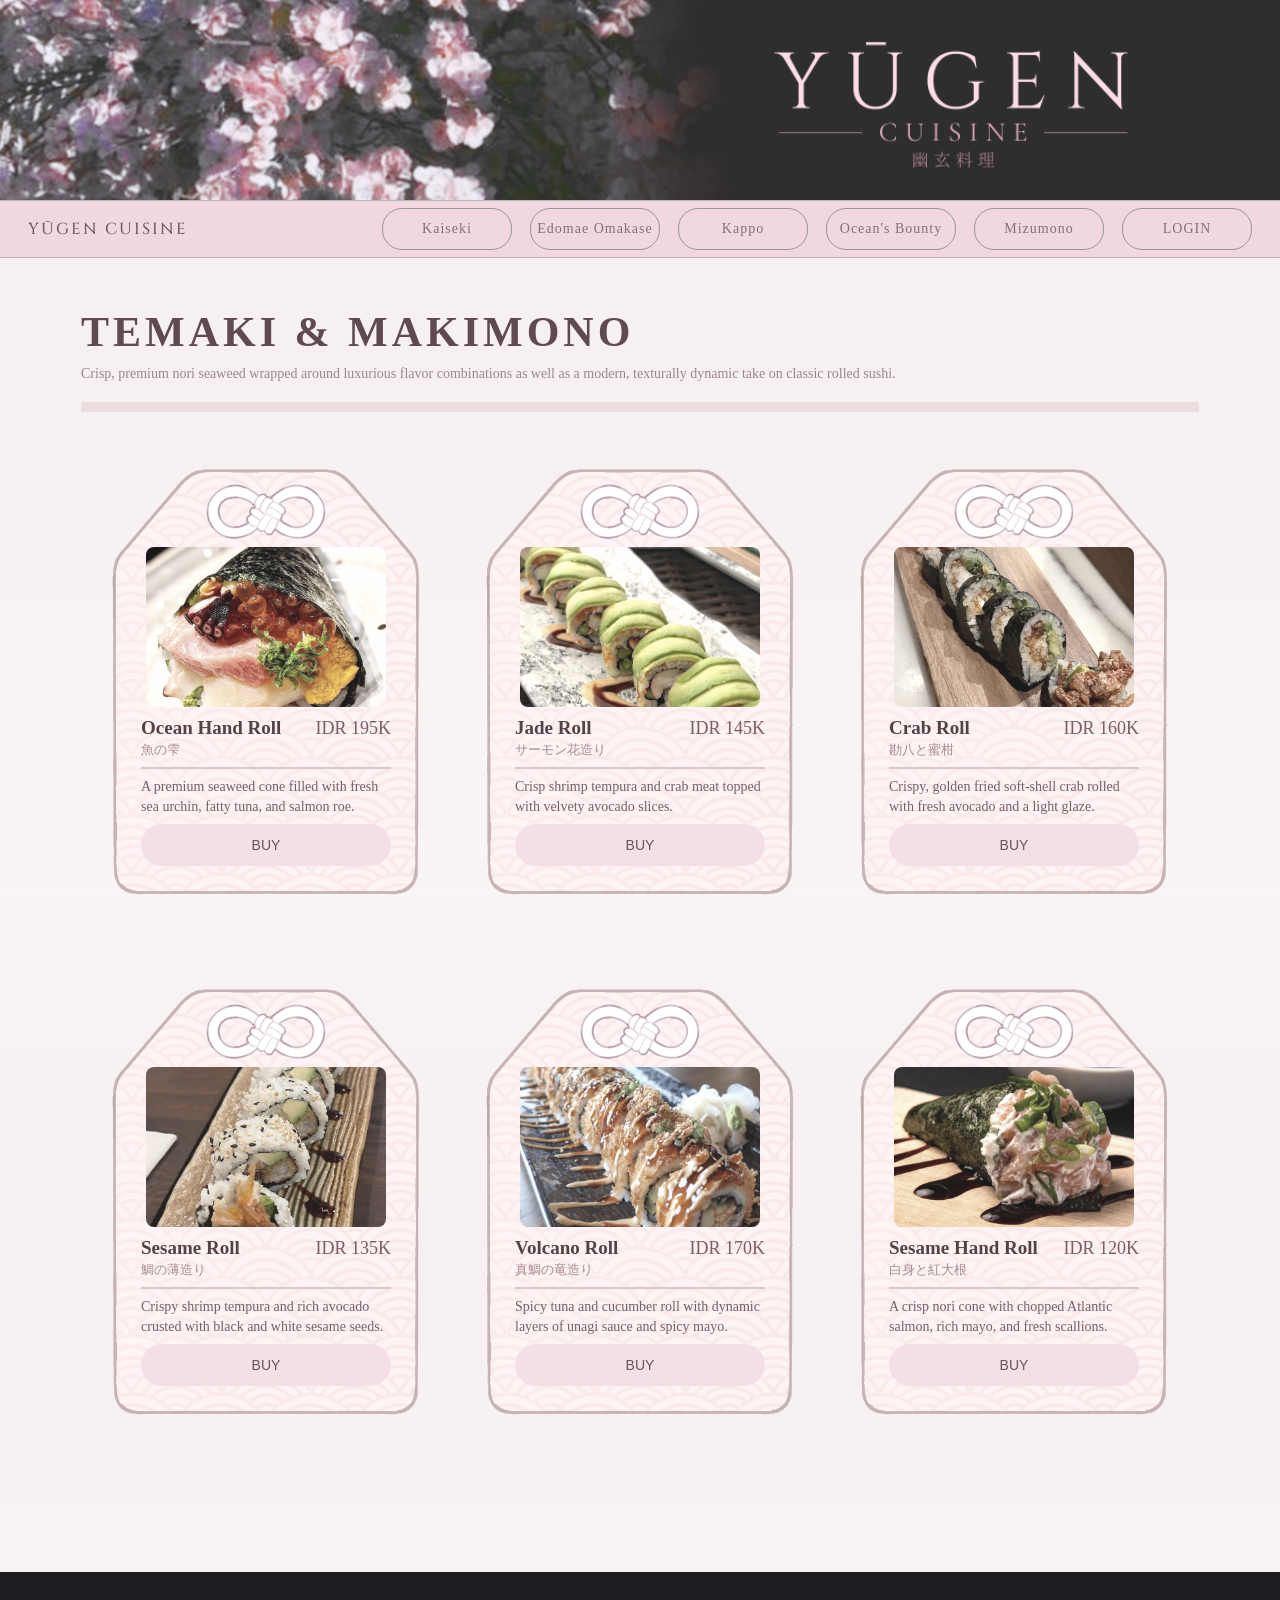
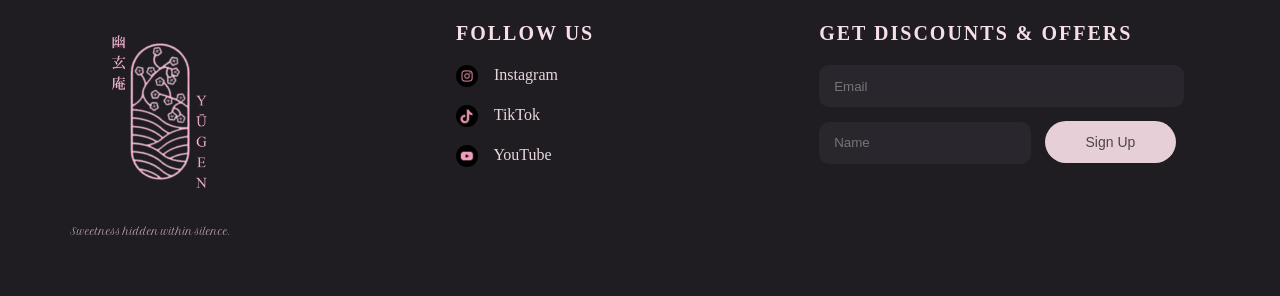
<file: temaki.html>
<html>
<head>
<link rel="stylesheet" href="project.css">
<script src="project.js"></script>
<link href="https://fonts.googleapis.com/css2?family=Sirivennela&display=swap" rel="stylesheet">
<link href="https://fonts.googleapis.com/css2?family=Cinzel:wght@400..900&display=swap" rel="stylesheet">
<title>Yūgen Cuisine</title>
</head>
<body>
<div class="header">
<img src="header.png" class="header-image">
</div>

<nav class="menu-panel">
    <a href="index.html" class="logo-button">
        YŪGEN CUISINE
    </a>
    <div class="menu-buttons">
    <div class="dropdown">
        <a>Kaiseki</a>
        <div class="submenu">
            <a href="sakizuke.html">Sakizuke</a>
            <a href="mukozuke.html">Mukozuke</a>
        </div>
    </div>

    <div class="dropdown">
       <a>Edomae Omakase</a>
        <div class="submenu">
            <a href="nigiri.html">Nigiri Tokusen</a>
            <a href="temaki.html">Temaki & Makimono</a>
        </div>
    </div>

    <div class="dropdown">
        <a>Kappo</a>
        <div class="submenu">
            <a href="yakimono.html">Yakimono</a>
            <a href="wagyu.html">Wagyu Takumi</a>
        </div>
    </div>

    <div class="dropdown">
        <a>Ocean's Bounty</a>
        <div class="submenu">
            <a href="agemono.html">Agemono</a>
            <a href="mushimono.html">Mushimono</a>
        </div>
    </div>

    <div class="dropdown">
        <a>Mizumono</a>
        <div class="submenu">
            <a href="wagashi.html">Wagashi</a>
            <a href="gendai.html">Gendai Desserts</a>
        </div>
    </div>
	
	<a href="login.html" class="login-menu">
	LOGIN
    </a>
	</div>
</nav>
<div class="page-title">
<h1>TEMAKI & MAKIMONO</h1>
<p>
Crisp, premium nori seaweed wrapped around luxurious flavor combinations as well as a modern, texturally dynamic take on classic rolled sushi.
</p>
<div class="title-line"></div>
</div>
<div class="food-wrapper">
    <div class="food-card">
        <img src="temaki1.jpg" class="food-image">
        <img src="omamori.png" class="omamori">
        <div class="food-info">
            <div class="food-header">
                <div>
                    <h2>Ocean Hand Roll</h2>
                    <p class="jp-name">魚の雫</p>
                </div>
                <span class="price">IDR 195K</span>
            </div>
            <hr>
            <p class="description">
                A premium seaweed cone filled with fresh sea urchin, fatty tuna, and salmon roe.
            </p>
            <button class="buy-btn" onclick="thanks()">
                BUY
            </button>
        </div>
    </div>
    <div class="food-card">
        <img src="temaki2.jpg" class="food-image">
        <img src="omamori.png" class="omamori">
        <div class="food-info">
            <div class="food-header">
                <div>
                    <h2>Jade Roll</h2>
                    <p class="jp-name">サーモン花造り</p>
                </div>
                <span class="price">IDR 145K</span>
            </div>
            <hr>
            <p class="description">
                Crisp shrimp tempura and crab meat topped with velvety avocado slices.
            </p>
            <button class="buy-btn" onclick="thanks()">
                BUY
            </button>
        </div>
    </div>
    <div class="food-card">
        <img src="temaki3.jpg" class="food-image">
        <img src="omamori.png" class="omamori">
        <div class="food-info">
            <div class="food-header">

                <div>
                    <h2>Crab Roll</h2>
                    <p class="jp-name">勘八と蜜柑</p>
                </div>

                <span class="price">IDR 160K</span>

            </div>
            <hr>
            <p class="description">
                Crispy, golden fried soft-shell crab rolled with fresh avocado and a light glaze.
            </p>
            <button class="buy-btn" onclick="thanks()">
                BUY
            </button>
        </div>
    </div>
    <div class="food-card">
        <img src="temaki4.jpg" class="food-image">
        <img src="omamori.png" class="omamori">
        <div class="food-info">
            <div class="food-header">

                <div>
                    <h2>Sesame Roll</h2>
                    <p class="jp-name">鯛の薄造り</p>
                </div>

                <span class="price">IDR 135K</span>

            </div>
            <hr>
            <p class="description">
                Crispy shrimp tempura and rich avocado crusted with black and white sesame seeds.
            </p>
            <button class="buy-btn" onclick="thanks()">
                BUY
            </button>
        </div>
    </div>
    <div class="food-card">
        <img src="temaki5.jpg" class="food-image">
        <img src="omamori.png" class="omamori">
        <div class="food-info">
            <div class="food-header">

                <div>
                    <h2>Volcano Roll</h2>
                    <p class="jp-name">真鯛の竜造り</p>
                </div>

                <span class="price">IDR 170K</span>

            </div>
            <hr>
            <p class="description">
                Spicy tuna and cucumber roll with dynamic layers of unagi sauce and spicy mayo.
            </p>
            <button class="buy-btn" onclick="thanks()">
                BUY
            </button>
        </div>

    </div>
    <div class="food-card">
        <img src="temaki6.jpg" class="food-image">
        <img src="omamori.png" class="omamori">
        <div class="food-info">
            <div class="food-header">
                <div>
                    <h2>Sesame Hand Roll</h2>
                    <p class="jp-name">白身と紅大根</p>
                </div>

                <span class="price">IDR 120K</span>
            </div>
            <hr>
            <p class="description">
                A crisp nori cone with chopped Atlantic salmon, rich mayo, and fresh scallions.
            </p>
            <button class="buy-btn" onclick="thanks()">
                BUY
            </button>
        </div>
    </div>

</div>
</nav>
<footer class="footer">
    <div class="footer-left">
        <img src="logo.png" class="footer-logo">
        <p class="footer-motto">
            Sweetness hidden within silence.
        </p>
    </div>
    <div class="footer-middle">
        <h3>FOLLOW US</h3>
        <a href="https://www.instagram.com/oct.sine?igsh=OXk2ampiMXBvZTlm" target="_blank">
            <img src="instagram.jpg" class="social-icon">
            Instagram
        </a>
        <a href="https://tiktok.com" target="_blank">
            <img src="tiktok.jpg" class="social-icon">
            TikTok
        </a>
        <a href="https://www.youtube.com/@pinkmen5287" target="_blank">
            <img src="youtube.jpg" class="social-icon">
            YouTube
        </a>
    </div>
    <div class="footer-right">
        <h3>GET DISCOUNTS & OFFERS</h3>
        <input type="email" placeholder="Email" class="email-box">
        <div class="signup-row">
            <input type="text" placeholder="Name" class="name-box">
            <button class="signup-btn" onclick="signupMessage()">
                Sign Up
            </button>
        </div>
    </div>
</footer>
</body>
</html>
</file>
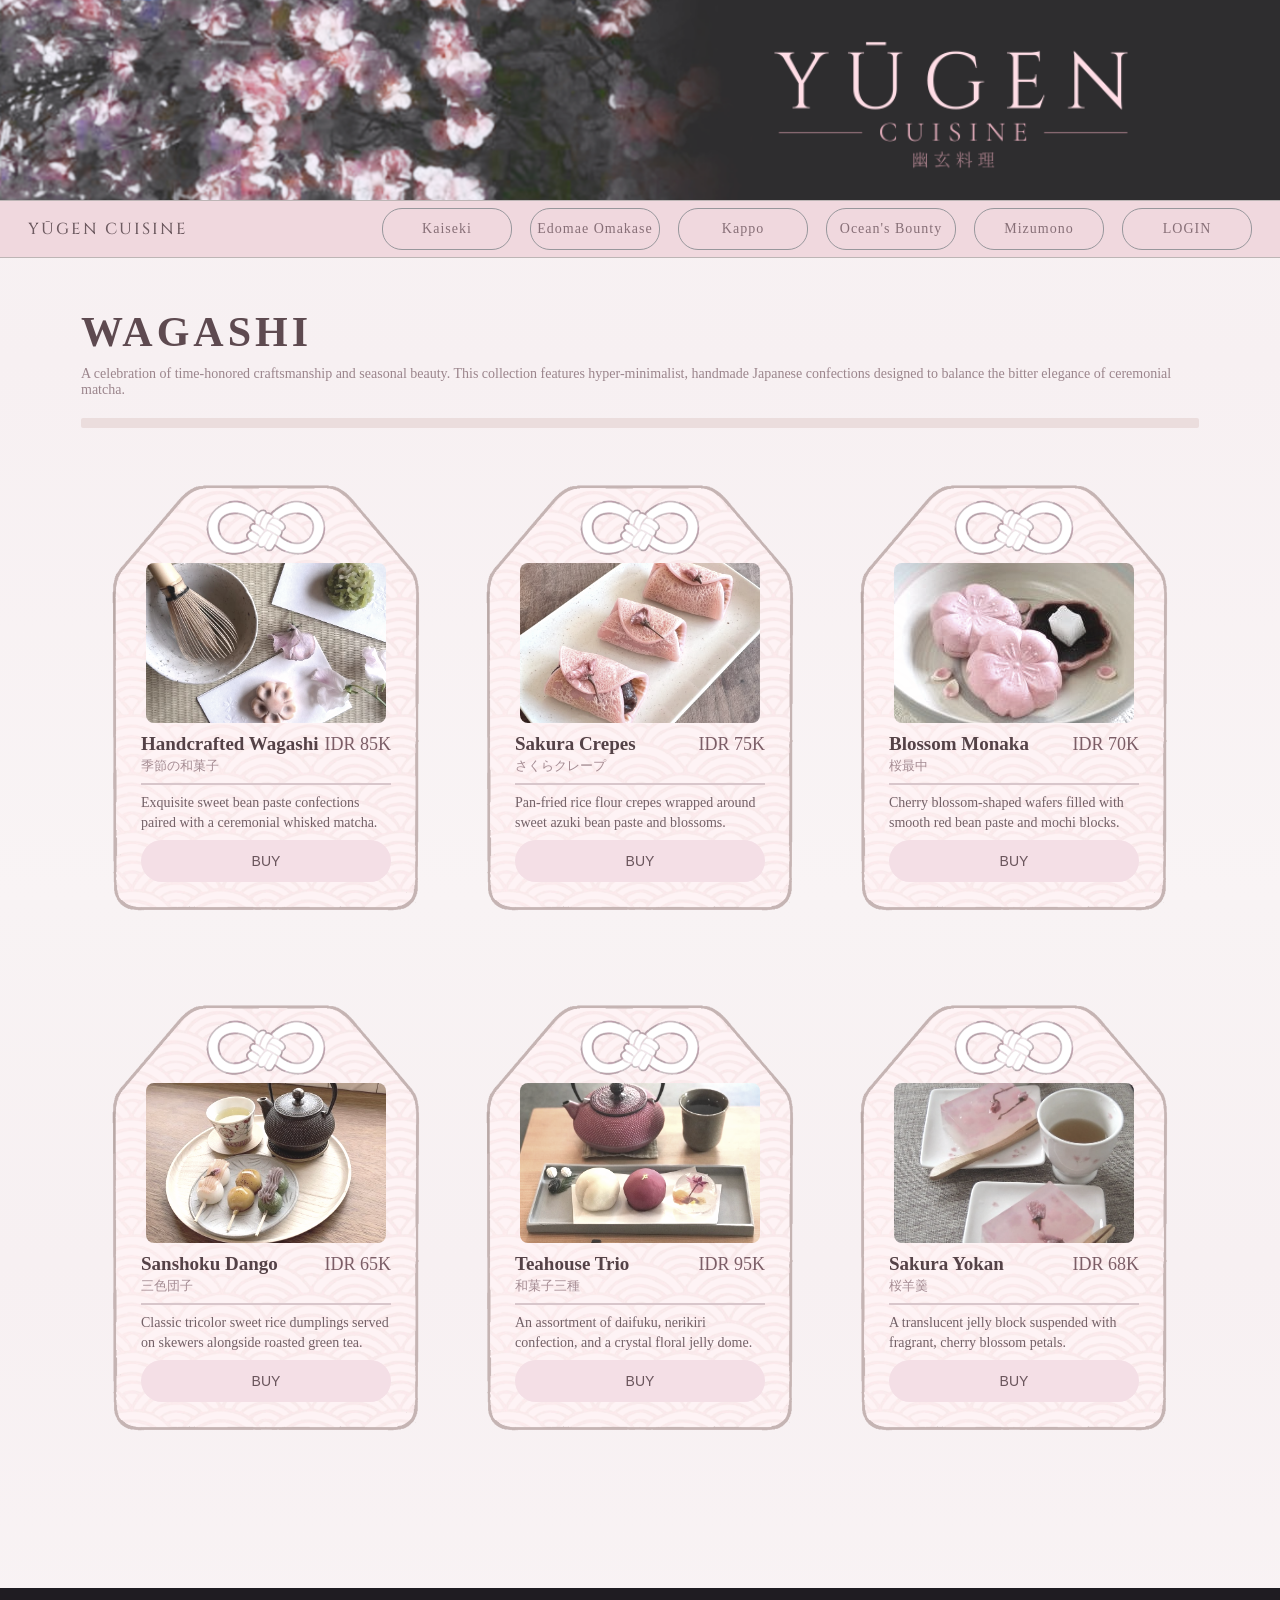
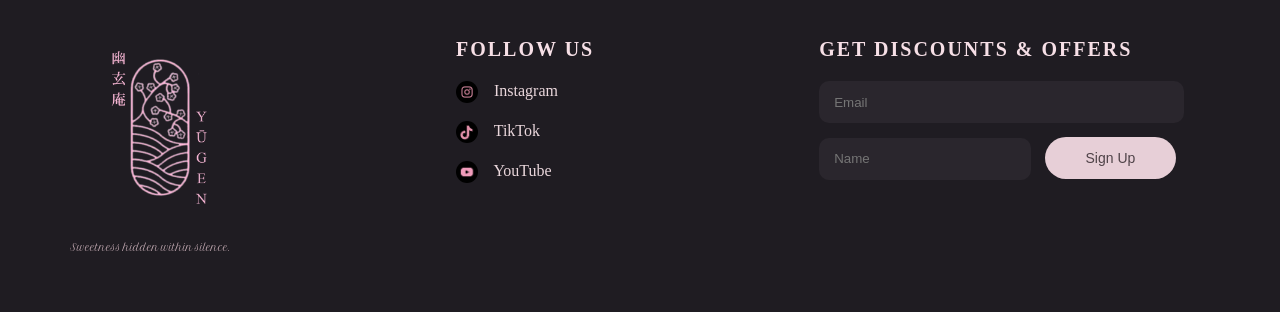
<file: wagashi.html>
<html>
<head>
<link rel="stylesheet" href="project.css">
<script src="project.js"></script>
<link href="https://fonts.googleapis.com/css2?family=Sirivennela&display=swap" rel="stylesheet">
<link href="https://fonts.googleapis.com/css2?family=Cinzel:wght@400..900&display=swap" rel="stylesheet">
<title>Yūgen Cuisine</title>
</head>
<body>
<div class="header">
<img src="header.png" class="header-image">
</div>

<nav class="menu-panel">
    <a href="index.html" class="logo-button">
        YŪGEN CUISINE
    </a>
    <div class="menu-buttons">
    <div class="dropdown">
        <a>Kaiseki</a>
        <div class="submenu">
            <a href="sakizuke.html">Sakizuke</a>
            <a href="mukozuke.html">Mukozuke</a>
        </div>
    </div>

    <div class="dropdown">
       <a>Edomae Omakase</a>
        <div class="submenu">
            <a href="nigiri.html">Nigiri Tokusen</a>
            <a href="temaki.html">Temaki & Makimono</a>
        </div>
    </div>

    <div class="dropdown">
        <a>Kappo</a>
        <div class="submenu">
            <a href="yakimono.html">Yakimono</a>
            <a href="wagyu.html">Wagyu Takumi</a>
        </div>
    </div>

    <div class="dropdown">
        <a>Ocean's Bounty</a>
        <div class="submenu">
            <a href="agemono.html">Agemono</a>
            <a href="mushimono.html">Mushimono</a>
        </div>
    </div>

    <div class="dropdown">
        <a>Mizumono</a>
        <div class="submenu">
            <a href="wagashi.html">Wagashi</a>
            <a href="gendai.html">Gendai Desserts</a>
        </div>
    </div>
	
	<a href="login.html" class="login-menu">
	LOGIN
    </a>
	</div>
</nav>
<div class="page-title">
<h1>WAGASHI</h1>
<p>
A celebration of time-honored craftsmanship and seasonal beauty. This collection features hyper-minimalist, handmade Japanese confections designed to balance the bitter elegance of ceremonial matcha.
</p>
<div class="title-line"></div>
</div>
<div class="food-wrapper">
    <div class="food-card">
        <img src="wagashi1.jpg" class="food-image">
        <img src="omamori.png" class="omamori">
        <div class="food-info">
            <div class="food-header">
                <div>
                    <h2>Handcrafted Wagashi</h2>
                    <p class="jp-name">季節の和菓子</p>
                </div>
                <span class="price">IDR 85K</span>
            </div>
            <hr>
            <p class="description">
              Exquisite sweet bean paste confections paired with a ceremonial whisked matcha.
            </p>
            <button class="buy-btn" onclick="thanks()">
                BUY
            </button>
        </div>
    </div>
    <div class="food-card">
        <img src="wagashi2.jpg" class="food-image">
        <img src="omamori.png" class="omamori">
        <div class="food-info">
            <div class="food-header">
                <div>
                    <h2>Sakura Crepes</h2>
                    <p class="jp-name">さくらクレープ</p>
                </div>
                <span class="price">IDR 75K</span>
            </div>
            <hr>
            <p class="description">
               Pan-fried rice flour crepes wrapped around sweet azuki bean paste and blossoms.
            </p>
            <button class="buy-btn" onclick="thanks()">
                BUY
            </button>
        </div>
    </div>
    <div class="food-card">
        <img src="wagashi3.jpg" class="food-image">
        <img src="omamori.png" class="omamori">
        <div class="food-info">
            <div class="food-header">

                <div>
                    <h2>Blossom Monaka</h2>
                    <p class="jp-name">桜最中</p>
                </div>

                <span class="price">IDR 70K</span>

            </div>
            <hr>
            <p class="description">
                Cherry blossom-shaped wafers filled with smooth red bean paste and mochi blocks.
            </p>
            <button class="buy-btn" onclick="thanks()">
                BUY
            </button>
        </div>
    </div>
    <div class="food-card">
        <img src="wagashi4.jpg" class="food-image">
        <img src="omamori.png" class="omamori">
        <div class="food-info">
            <div class="food-header">

                <div>
                    <h2>Sanshoku Dango</h2>
                    <p class="jp-name">三色団子</p>
                </div>

                <span class="price">IDR 65K</span>

            </div>
            <hr>
            <p class="description">
                Classic tricolor sweet rice dumplings served on skewers alongside roasted green tea.
            </p>
            <button class="buy-btn" onclick="thanks()">
                BUY
            </button>
        </div>
    </div>
    <div class="food-card">
        <img src="wagashi5.jpg" class="food-image">
        <img src="omamori.png" class="omamori">
        <div class="food-info">
            <div class="food-header">

                <div>
                    <h2>Teahouse Trio</h2>
                    <p class="jp-name">和菓子三種</p>
                </div>

                <span class="price">IDR 95K</span>

            </div>
            <hr>
            <p class="description">
                An assortment of daifuku, nerikiri confection, and a crystal floral jelly dome.
            </p>
            <button class="buy-btn" onclick="thanks()">
                BUY
            </button>
        </div>

    </div>
    <div class="food-card">
        <img src="wagashi6.jpg" class="food-image">
        <img src="omamori.png" class="omamori">
        <div class="food-info">
            <div class="food-header">
                <div>
                    <h2>Sakura Yokan</h2>
                    <p class="jp-name">桜羊羹</p>
                </div>

                <span class="price">IDR 68K</span>
            </div>
            <hr>
            <p class="description">
                A translucent jelly block suspended with fragrant, cherry blossom petals.
            </p>
            <button class="buy-btn" onclick="thanks()">
                BUY
            </button>
        </div>
    </div>

</div>
</nav>
<footer class="footer">
    <div class="footer-left">
        <img src="logo.png" class="footer-logo">
        <p class="footer-motto">
            Sweetness hidden within silence.
        </p>
    </div>
    <div class="footer-middle">
        <h3>FOLLOW US</h3>
        <a href="https://www.instagram.com/oct.sine?igsh=OXk2ampiMXBvZTlm" target="_blank">
            <img src="instagram.jpg" class="social-icon">
            Instagram
        </a>
        <a href="https://tiktok.com" target="_blank">
            <img src="tiktok.jpg" class="social-icon">
            TikTok
        </a>
        <a href="https://www.youtube.com/@pinkmen5287" target="_blank">
            <img src="youtube.jpg" class="social-icon">
            YouTube
        </a>
    </div>
    <div class="footer-right">
        <h3>GET DISCOUNTS & OFFERS</h3>
        <input type="email" placeholder="Email" class="email-box">
        <div class="signup-row">
            <input type="text" placeholder="Name" class="name-box">
            <button class="signup-btn" onclick="signupMessage()">
                Sign Up
            </button>
        </div>
    </div>
</footer>
</body>
</html>
</file>
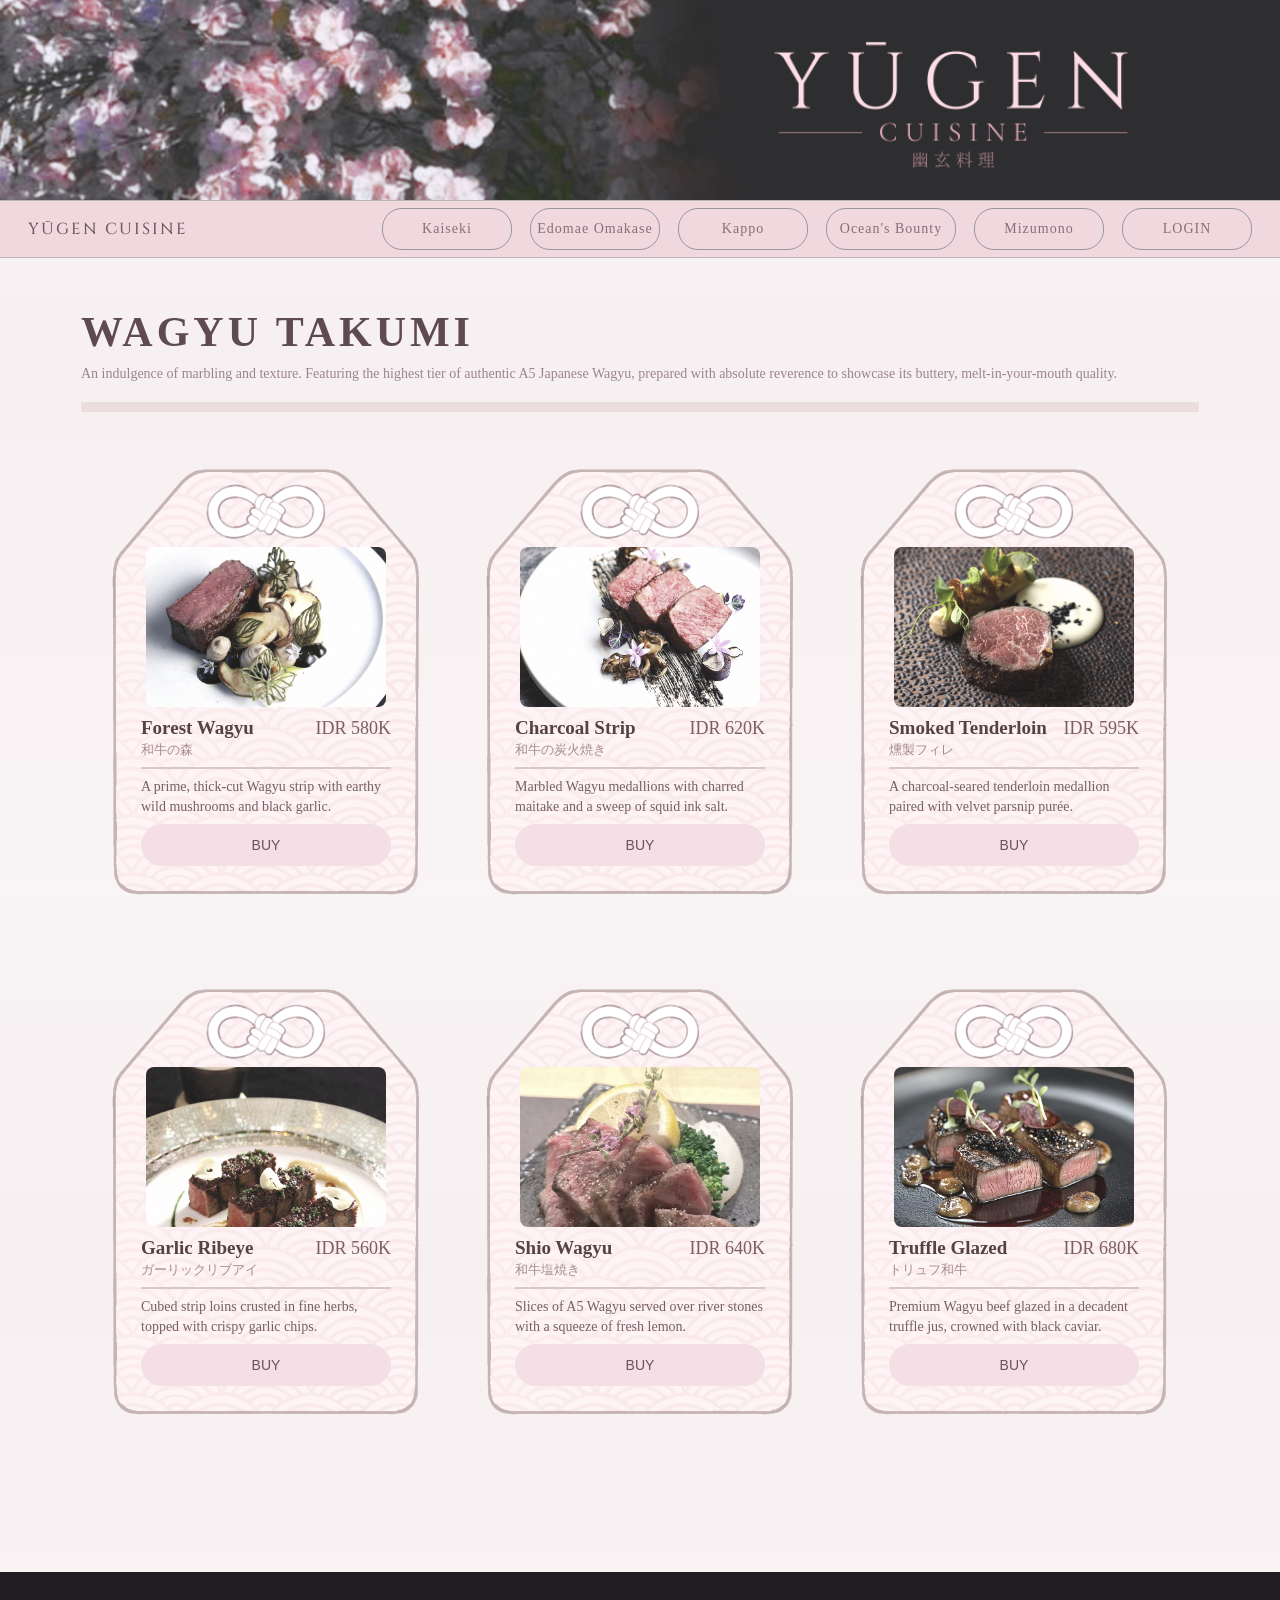
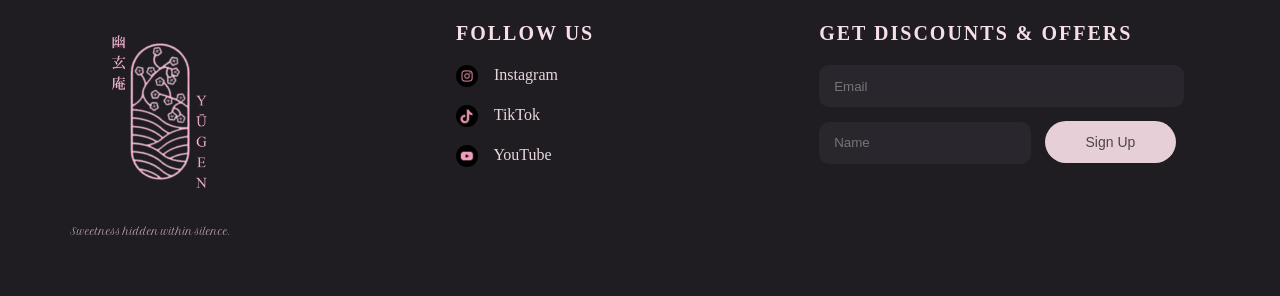
<file: wagyu.html>
<html>
<head>
<link rel="stylesheet" href="project.css">
<script src="project.js"></script>
<link href="https://fonts.googleapis.com/css2?family=Sirivennela&display=swap" rel="stylesheet">
<link href="https://fonts.googleapis.com/css2?family=Cinzel:wght@400..900&display=swap" rel="stylesheet">
<title>Yūgen Cuisine</title>
</head>
<body>
<div class="header">
<img src="header.png" class="header-image">
</div>

<nav class="menu-panel">
    <a href="index.html" class="logo-button">
        YŪGEN CUISINE
    </a>
    <div class="menu-buttons">
    <div class="dropdown">
        <a>Kaiseki</a>
        <div class="submenu">
            <a href="sakizuke.html">Sakizuke</a>
            <a href="mukozuke.html">Mukozuke</a>
        </div>
    </div>

    <div class="dropdown">
       <a>Edomae Omakase</a>
        <div class="submenu">
            <a href="nigiri.html">Nigiri Tokusen</a>
            <a href="temaki.html">Temaki & Makimono</a>
        </div>
    </div>

    <div class="dropdown">
        <a>Kappo</a>
        <div class="submenu">
            <a href="yakimono.html">Yakimono</a>
            <a href="wagyu.html">Wagyu Takumi</a>
        </div>
    </div>

    <div class="dropdown">
        <a>Ocean's Bounty</a>
        <div class="submenu">
            <a href="agemono.html">Agemono</a>
            <a href="mushimono.html">Mushimono</a>
        </div>
    </div>

    <div class="dropdown">
        <a>Mizumono</a>
        <div class="submenu">
            <a href="wagashi.html">Wagashi</a>
            <a href="gendai.html">Gendai Desserts</a>
        </div>
    </div>
	
	<a href="login.html" class="login-menu">
	LOGIN
    </a>
	</div>
</nav>
<div class="page-title">
<h1>WAGYU TAKUMI</h1>
<p>
An indulgence of marbling and texture. Featuring the highest tier of authentic A5 Japanese Wagyu, prepared with absolute reverence to showcase its buttery, melt-in-your-mouth quality.
</p>
<div class="title-line"></div>
</div>
<div class="food-wrapper">
    <div class="food-card">
        <img src="wagyu1.jpg" class="food-image">
        <img src="omamori.png" class="omamori">
        <div class="food-info">
            <div class="food-header">
                <div>
                    <h2>Forest Wagyu</h2>
                    <p class="jp-name">和牛の森</p>
                </div>
                <span class="price">IDR 580K</span>
            </div>
            <hr>
            <p class="description">
                A prime, thick-cut Wagyu strip with earthy wild mushrooms and black garlic.
            </p>
            <button class="buy-btn" onclick="thanks()">
                BUY
            </button>
        </div>
    </div>
    <div class="food-card">
        <img src="wagyu2.jpg" class="food-image">
        <img src="omamori.png" class="omamori">
        <div class="food-info">
            <div class="food-header">
                <div>
                    <h2>Charcoal Strip</h2>
                    <p class="jp-name">和牛の炭火焼き</p>
                </div>
                <span class="price">IDR 620K</span>
            </div>
            <hr>
            <p class="description">
               Marbled Wagyu medallions with charred maitake and a sweep of squid ink salt.
            </p>
            <button class="buy-btn" onclick="thanks()">
                BUY
            </button>
        </div>
    </div>
    <div class="food-card">
        <img src="wagyu3.jpg" class="food-image">
        <img src="omamori.png" class="omamori">
        <div class="food-info">
            <div class="food-header">

                <div>
                    <h2>Smoked Tenderloin</h2>
                    <p class="jp-name">燻製フィレ</p>
                </div>

                <span class="price">IDR 595K</span>

            </div>
            <hr>
            <p class="description">
                A charcoal-seared tenderloin medallion paired with velvet parsnip purée.
            </p>
            <button class="buy-btn" onclick="thanks()">
                BUY
            </button>
        </div>
    </div>
    <div class="food-card">
        <img src="wagyu4.jpg" class="food-image">
        <img src="omamori.png" class="omamori">
        <div class="food-info">
            <div class="food-header">

                <div>
                    <h2>Garlic Ribeye</h2>
                    <p class="jp-name">ガーリックリブアイ</p>
                </div>

                <span class="price">IDR 560K</span>

            </div>
            <hr>
            <p class="description">
                Cubed strip loins crusted in fine herbs, topped with crispy garlic chips.
            </p>
            <button class="buy-btn" onclick="thanks()">
                BUY
            </button>
        </div>
    </div>
    <div class="food-card">
        <img src="wagyu5.jpg" class="food-image">
        <img src="omamori.png" class="omamori">
        <div class="food-info">
            <div class="food-header">

                <div>
                    <h2>Shio Wagyu</h2>
                    <p class="jp-name">和牛塩焼き</p>
                </div>

                <span class="price">IDR 640K</span>

            </div>
            <hr>
            <p class="description">
                Slices of A5 Wagyu served over river stones with a squeeze of fresh lemon.
            </p>
            <button class="buy-btn" onclick="thanks()">
                BUY
            </button>
        </div>

    </div>
    <div class="food-card">
        <img src="wagyu6.jpg" class="food-image">
        <img src="omamori.png" class="omamori">
        <div class="food-info">
            <div class="food-header">
                <div>
                    <h2>Truffle Glazed</h2>
                    <p class="jp-name">トリュフ和牛</p>
                </div>

                <span class="price">IDR 680K</span>
            </div>
            <hr>
            <p class="description">
                Premium Wagyu beef glazed in a decadent truffle jus, crowned with black caviar.
            </p>
            <button class="buy-btn" onclick="thanks()">
                BUY
            </button>
        </div>
    </div>

</div>
</nav>
<footer class="footer">
    <div class="footer-left">
        <img src="logo.png" class="footer-logo">
        <p class="footer-motto">
            Sweetness hidden within silence.
        </p>
    </div>
    <div class="footer-middle">
        <h3>FOLLOW US</h3>
        <a href="https://www.instagram.com/oct.sine?igsh=OXk2ampiMXBvZTlm" target="_blank">
            <img src="instagram.jpg" class="social-icon">
            Instagram
        </a>
        <a href="https://tiktok.com" target="_blank">
            <img src="tiktok.jpg" class="social-icon">
            TikTok
        </a>
        <a href="https://www.youtube.com/@pinkmen5287" target="_blank">
            <img src="youtube.jpg" class="social-icon">
            YouTube
        </a>
    </div>
    <div class="footer-right">
        <h3>GET DISCOUNTS & OFFERS</h3>
        <input type="email" placeholder="Email" class="email-box">
        <div class="signup-row">
            <input type="text" placeholder="Name" class="name-box">
            <button class="signup-btn" onclick="signupMessage()">
                Sign Up
            </button>
        </div>
    </div>
</footer>
</body>
</html>
</file>
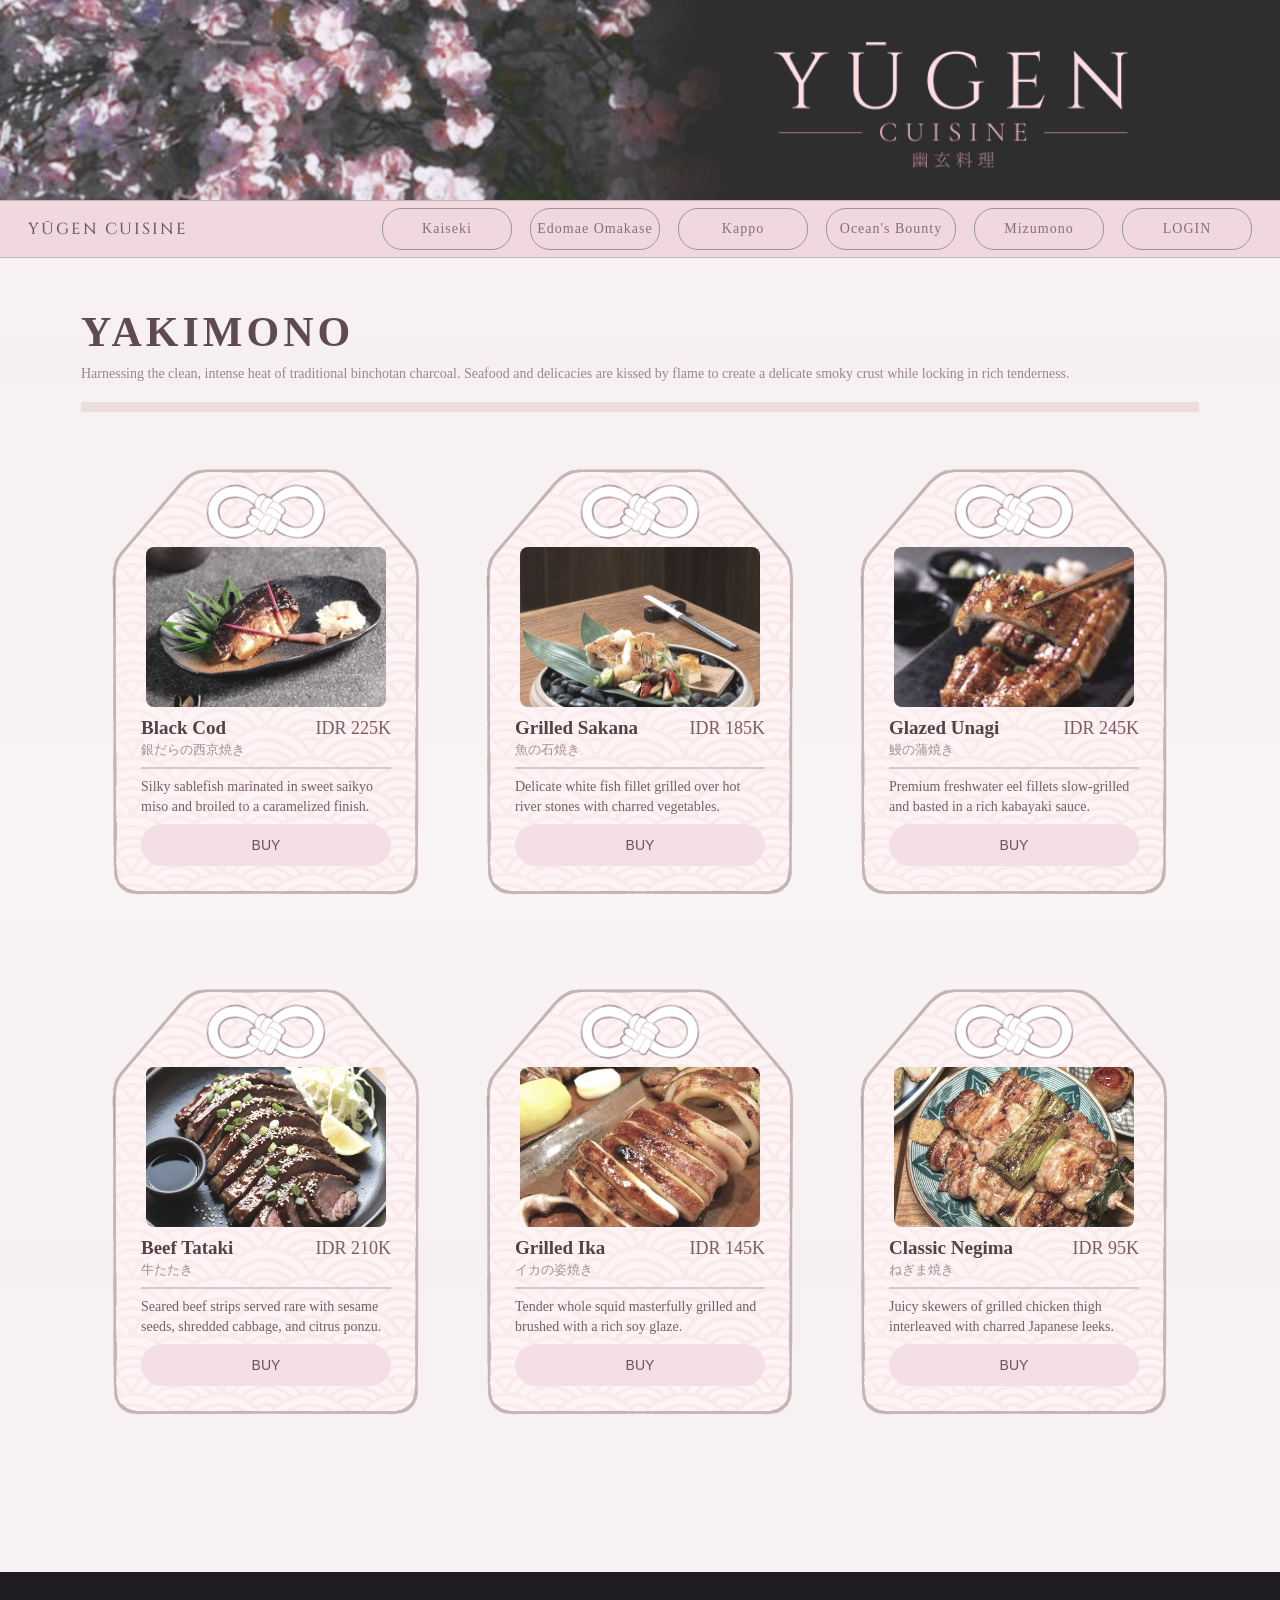
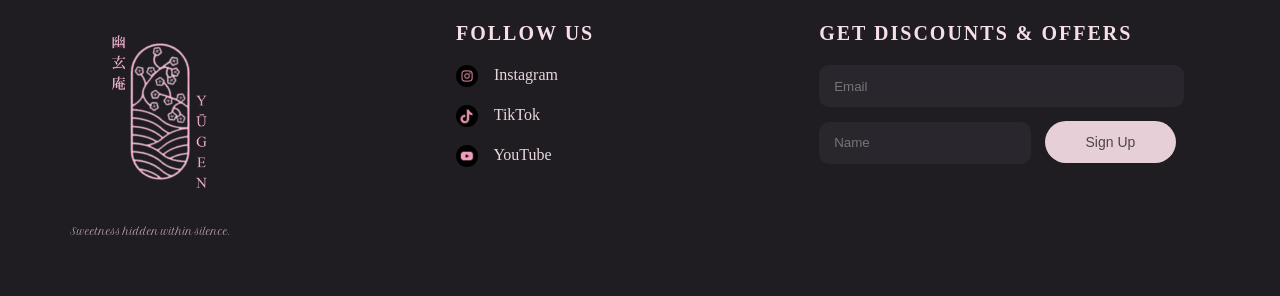
<file: yakimono.html>
<html>
<head>
<link rel="stylesheet" href="project.css">
<script src="project.js"></script>
<link href="https://fonts.googleapis.com/css2?family=Sirivennela&display=swap" rel="stylesheet">
<link href="https://fonts.googleapis.com/css2?family=Cinzel:wght@400..900&display=swap" rel="stylesheet">
<title>Yūgen Cuisine</title>
</head>
<body>
<div class="header">
<img src="header.png" class="header-image">
</div>

<nav class="menu-panel">
    <a href="index.html" class="logo-button">
        YŪGEN CUISINE
    </a>
    <div class="menu-buttons">
    <div class="dropdown">
        <a>Kaiseki</a>
        <div class="submenu">
            <a href="sakizuke.html">Sakizuke</a>
            <a href="mukozuke.html">Mukozuke</a>
        </div>
    </div>

    <div class="dropdown">
       <a>Edomae Omakase</a>
        <div class="submenu">
            <a href="nigiri.html">Nigiri Tokusen</a>
            <a href="temaki.html">Temaki & Makimono</a>
        </div>
    </div>

    <div class="dropdown">
        <a>Kappo</a>
        <div class="submenu">
            <a href="yakimono.html">Yakimono</a>
            <a href="wagyu.html">Wagyu Takumi</a>
        </div>
    </div>

    <div class="dropdown">
        <a>Ocean's Bounty</a>
        <div class="submenu">
            <a href="agemono.html">Agemono</a>
            <a href="mushimono.html">Mushimono</a>
        </div>
    </div>

    <div class="dropdown">
        <a>Mizumono</a>
        <div class="submenu">
            <a href="wagashi.html">Wagashi</a>
            <a href="gendai.html">Gendai Desserts</a>
        </div>
    </div>
	
	<a href="login.html" class="login-menu">
	LOGIN
    </a>
	</div>
</nav>
<div class="page-title">
<h1>YAKIMONO</h1>
<p>
Harnessing the clean, intense heat of traditional binchotan charcoal. Seafood and delicacies are kissed by flame to create a delicate smoky crust while locking in rich tenderness.
</p>
<div class="title-line"></div>
</div>
<div class="food-wrapper">
    <div class="food-card">
        <img src="yakimono1.jpeg" class="food-image">
        <img src="omamori.png" class="omamori">
        <div class="food-info">
            <div class="food-header">
                <div>
                    <h2>Black Cod</h2>
                    <p class="jp-name">銀だらの西京焼き</p>
                </div>
                <span class="price">IDR 225K</span>
            </div>
            <hr>
            <p class="description">
                Silky sablefish marinated in sweet saikyo miso and broiled to a caramelized finish.
            </p>
            <button class="buy-btn" onclick="thanks()">
                BUY
            </button>
        </div>
    </div>
    <div class="food-card">
        <img src="yakimono2.jpeg" class="food-image">
        <img src="omamori.png" class="omamori">
        <div class="food-info">
            <div class="food-header">
                <div>
                    <h2>Grilled Sakana</h2>
                    <p class="jp-name">魚の石焼き</p>
                </div>
                <span class="price">IDR 185K</span>
            </div>
            <hr>
            <p class="description">
               Delicate white fish fillet grilled over hot river stones with charred vegetables.
            </p>
            <button class="buy-btn" onclick="thanks()">
                BUY
            </button>
        </div>
    </div>
    <div class="food-card">
        <img src="yakimono3.jpeg" class="food-image">
        <img src="omamori.png" class="omamori">
        <div class="food-info">
            <div class="food-header">

                <div>
                    <h2>Glazed Unagi</h2>
                    <p class="jp-name">鰻の蒲焼き</p>
                </div>

                <span class="price">IDR 245K</span>

            </div>
            <hr>
            <p class="description">
                Premium freshwater eel fillets slow-grilled and basted in a rich kabayaki sauce.
            </p>
            <button class="buy-btn" onclick="thanks()">
                BUY
            </button>
        </div>
    </div>
    <div class="food-card">
        <img src="yakimono4.jpg" class="food-image">
        <img src="omamori.png" class="omamori">
        <div class="food-info">
            <div class="food-header">

                <div>
                    <h2>Beef Tataki</h2>
                    <p class="jp-name">牛たたき</p>
                </div>

                <span class="price">IDR 210K</span>

            </div>
            <hr>
            <p class="description">
                Seared beef strips served rare with sesame seeds, shredded cabbage, and citrus ponzu.
            </p>
            <button class="buy-btn" onclick="thanks()">
                BUY
            </button>
        </div>
    </div>
    <div class="food-card">
        <img src="yakimono5.jpg" class="food-image">
        <img src="omamori.png" class="omamori">
        <div class="food-info">
            <div class="food-header">

                <div>
                    <h2>Grilled Ika</h2>
                    <p class="jp-name">イカの姿焼き</p>
                </div>

                <span class="price">IDR 145K</span>

            </div>
            <hr>
            <p class="description">
                Tender whole squid masterfully grilled and brushed with a rich soy glaze.
            </p>
            <button class="buy-btn" onclick="thanks()">
                BUY
            </button>
        </div>

    </div>
    <div class="food-card">
        <img src="yakimono6.jpg" class="food-image">
        <img src="omamori.png" class="omamori">
        <div class="food-info">
            <div class="food-header">
                <div>
                    <h2>Classic Negima</h2>
                    <p class="jp-name">ねぎま焼き</p>
                </div>

                <span class="price">IDR 95K</span>
            </div>
            <hr>
            <p class="description">
                Juicy skewers of grilled chicken thigh interleaved with charred Japanese leeks.
            </p>
            <button class="buy-btn" onclick="thanks()">
                BUY
            </button>
        </div>
    </div>

</div>
</nav>
<footer class="footer">
    <div class="footer-left">
        <img src="logo.png" class="footer-logo">
        <p class="footer-motto">
            Sweetness hidden within silence.
        </p>
    </div>
    <div class="footer-middle">
        <h3>FOLLOW US</h3>
        <a href="https://www.instagram.com/oct.sine?igsh=OXk2ampiMXBvZTlm" target="_blank">
            <img src="instagram.jpg" class="social-icon">
            Instagram
        </a>
        <a href="https://tiktok.com" target="_blank">
            <img src="tiktok.jpg" class="social-icon">
            TikTok
        </a>
        <a href="https://www.youtube.com/@pinkmen5287" target="_blank">
            <img src="youtube.jpg" class="social-icon">
            YouTube
        </a>
    </div>
    <div class="footer-right">
        <h3>GET DISCOUNTS & OFFERS</h3>
        <input type="email" placeholder="Email" class="email-box">
        <div class="signup-row">
            <input type="text" placeholder="Name" class="name-box">
            <button class="signup-btn" onclick="signupMessage()">
                Sign Up
            </button>
        </div>
    </div>
</footer>
</body>
</html>
</file>
<file: project.css>
*{
    margin:0;
    padding:0;
    box-sizing:border-box;
}
.sirivennela-regular {
  font-family: "Sirivennela", sans-serif;
  font-weight: 400;
  font-style: normal;
}
.cinzel{
  font-family: "Cinzel", serif;
  font-weight: 400;
  font-style: normal;
}
body{
    height:100vh;
    overflow-x:hidden;
    background:
    linear-gradient(
    to bottom,
        #f8f3f4 0%,
        #f7f0f2 40%,
        #f9f4f5 100%
    );
}
.header{
    width:100%;
    height:200px;
    overflow:hidden;
}
.header-image{
    width:100%;
    height:200px;
    display:block;
    object-fit:cover;
}
.menu-panel{
    width:100%;
    height:58px;
    background:#F0D8DE;
	border-top:1px solid #BDB5B5;
    border-bottom:1px solid #BDB5B5;
    display:flex;
    justify-content:space-between;
    align-items:center;
    padding:0 28px;
}
.logo-button{
    text-decoration:none;
    color:#6e5b61;
	font-family: "Cinzel", serif;
    font-size:16px;
    letter-spacing:2px;
    font-weight:500;
}
.menu-buttons{
    display:flex;
    gap:18px;
}
.dropdown{
    position:relative;
}
.menu-buttons a{
    text-decoration:none;
    width:130px;
    height:42px;
    display:flex;
    justify-content:center;
    align-items:center;
    background:transparent;
    color:#876f77;
    border-radius:20px;
	border:1px solid #98979C;
    font-size:14px;
    letter-spacing:1px;
    cursor:default;
}
.submenu{
    position:absolute;
    top:42px;
    left:0;
    display:none;
    width:130px;
    background:#fff7f9;
    border-radius:18px;
    overflow:hidden;
}
.submenu a{
    display:flex;
    justify-content:center;
    align-items:center;
    text-decoration:none;
    height:42px;
    color:#876f77;
    font-size:13px;
    background:#fff7f9;
	border:none;
}
.submenu a:hover{
    background:#f6e8ed;
}
.dropdown:hover .submenu{
    display:block;
}
.page-title{
    width:1118px;
    margin:50px auto 10px auto;
    text-align:left;
}
.page-title h1{
    font-size:42px;
    color:#5e4a50;
    letter-spacing:4px;
    margin-bottom:10px;
}
.page-title p{
    font-size:14px;
    color:#9b858c;
    margin-bottom:20px;
}
.title-line{
   width:100%;
   height:10px;
   background:#EBDDDD;
   border-radius: 2px;
}
.food-wrapper{
    width:1118px;
    margin:40px auto;
    text-align:center;
}
.food-card{ 
    position:relative; 
	width:320px; 
	height:500px; 
	transition:0.3s; 
	display:inline-block; 
	vertical-align:top; 
	margin: 10px 25px; 
	text-align:left;
}
.food-card:hover{
    transform:scale(1.05);
}
.omamori{
    width:100%;
	height:88%;
    display:block;
}
.food-image{
    position:absolute;
    top:85px;
    left:50%;
    transform:translateX(-50%);
    width:240px;
	object-fit:cover;
	border-radius:8px;
	height:160px;
	filter:brightness(1.15) saturate(0.6) opacity(90%);
}
.food-info{
    position:absolute;
    top:255px;
    left:35px;
    width:250px;
}
.food-header{
    display:flex;
    justify-content:space-between;
    align-items:flex-start;
}
.food-header h2{
    font-size:19px;
    color:#544247;
}
.jp-name{
    font-size:13px;
    color:#a58c93;
    margin-top:2px;
}
.price{
	margin-top:1px;
    font-size:18px;
    color:#7b5d66;
}
.food-info hr{
    border:none;
    border-top:2px solid #d8c6cb;
    margin:8px 0;
}
.description{
    font-size:14px;
    color:#736167;
    line-height:1.4;
    margin-bottom:8px;
}
.buy-btn{
    width:100%;
    height:42px;
    border:none;
    border-radius:999px;
    background:#f4dfe6;
    color:#6a555c;
    font-size:14px;
    cursor:pointer;
}
.footer{
    width:100%;
    background:#1f1c22;
    padding:50px 70px;
    margin-top:80px;
    color:#f3dfe5;
}
.footer-left,
.footer-middle,
.footer-right{
    display:inline-block;
    vertical-align:top;
}
.footer-left{
    width:30%;
}
.footer-middle{
    width:28%;
    margin-left:40px;
}
.footer-right{
    width:32%;
    margin-left:40px;
}
.footer-logo{
    width:180px;
    margin-bottom:18px;
}
.footer-motto{
    font-size:15px;
    color:#d8bcc5;
    line-height:1.7;
    width:240px;
	font-family: "Sirivennela", sans-serif;
}
.footer h3{
    font-size:20px;
    margin-bottom:20px;
    letter-spacing:2px;
    color:#f6dfe6;
}
.footer-middle a{
    display:block;
    text-decoration:none;
    color:#ead7dc;
    margin-bottom:18px;
    font-size:16px;
}
.social-icon{
    width:22px;
	height:22px;
    vertical-align:middle;
    margin-right:12px;
	border-radius:50%;
	object-fit:cover;
}
.email-box{
    width:100%;
    height:42px;
    border:none;
    background:#2a262d;
    color:#f4dfe6;
    padding-left:15px;
    margin-bottom:14px;
    border-radius:10px;
}
.signup-row{
    width:100%;
}
.name-box{
    width:58%;
    height:42px;
    border:none;
    background:#2a262d;
    color:#f4dfe6;
    padding-left:15px;
    border-radius:10px;
}
.signup-btn{
    width:36%;
    height:42px;
    border:none;
    background:#e7cfd7;
    color:#4f4348;
    border-radius:999px;
    margin-left:10px;
    cursor:pointer;
    font-size:14px;
}
.signup-btn:hover{
    background:#f3dfe5;
}
.home-banner{
    width:1000px;
    margin:20px auto;
}
.banner-image{
    width:100%;
    border-radius:10px;
    display:block;
}
.login-menu{
	display:inline-block;
	width:120px;
	height:40px;
	line-height:40px;
	text-align:center;
	text-decoration:none;
	background:#1f1c22;
	color:#f3dfe5;
	border-radius:999px;
	font-size:16px;
	letter-spacing:1px;
	transition:0.2s;
}

.login-menu:hover{
	background:#353039;
}
</file>
<file: login.css>
body{
    margin:0;
    background:#f4ecef;
	overflow:hidden;
}

.sirivennela-regular {
  font-family: "Sirivennela", sans-serif;
  font-weight: 400;
  font-style: normal;
}

.cinzel{
  font-family: "Cinzel", serif;
  font-weight: 400;
  font-style: normal;
}

.login-page{
	width:100%;
	height:100vh;
}

.login-image{
    width:55%;
	height:100vh;
	display:inline-block;
	vertical-align:top;
}

.login-image img{
    width:100%;
	height:100vh;
	object-fit:cover;
	display:block;
}

.login-box{
    width:44%;
	height:100vh;
	display:inline-block;
	vertical-align:top;
	background:#171518;
	text-align:center;
	padding-top:70px;
}

.login-box h1{
    font-size:64px;
	letter-spacing:8px;
	color:#f3dfe5;
	margin-bottom:-20px;
	font-family: "Cinzel", serif;
}

.login-subtitle{
    font-size:20px;
	color:#b89aa4;
	margin-bottom:50px;
	font-family: "Sirivennela", sans-serif;
}

.login-input{
	width:320px;
	height:48px;
	margin-bottom:22px;
	background:#262228;
	border:none;
	border-radius:10px;
	padding-left:20px;
	font-size:15px;
	color:#f5e8ec;
	display:block;
	margin-left:auto;
	margin-right:auto;
}

.login-input::placeholder{
    color:#a58d95;
}

.login-btn{
	width:320px;
	height:48px;
	border:none;
	border-radius:999px;
	background:#f0d5dd;
	color:#544247;
	font-size:15px;
	cursor:pointer;
	margin-top:10px;
	display:block;
	margin-left:auto;
	margin-right:auto;
}

.login-btn:hover{
    background:#f7e5ea;
}

.login-link{
	text-decoration:none;
}
</file>
